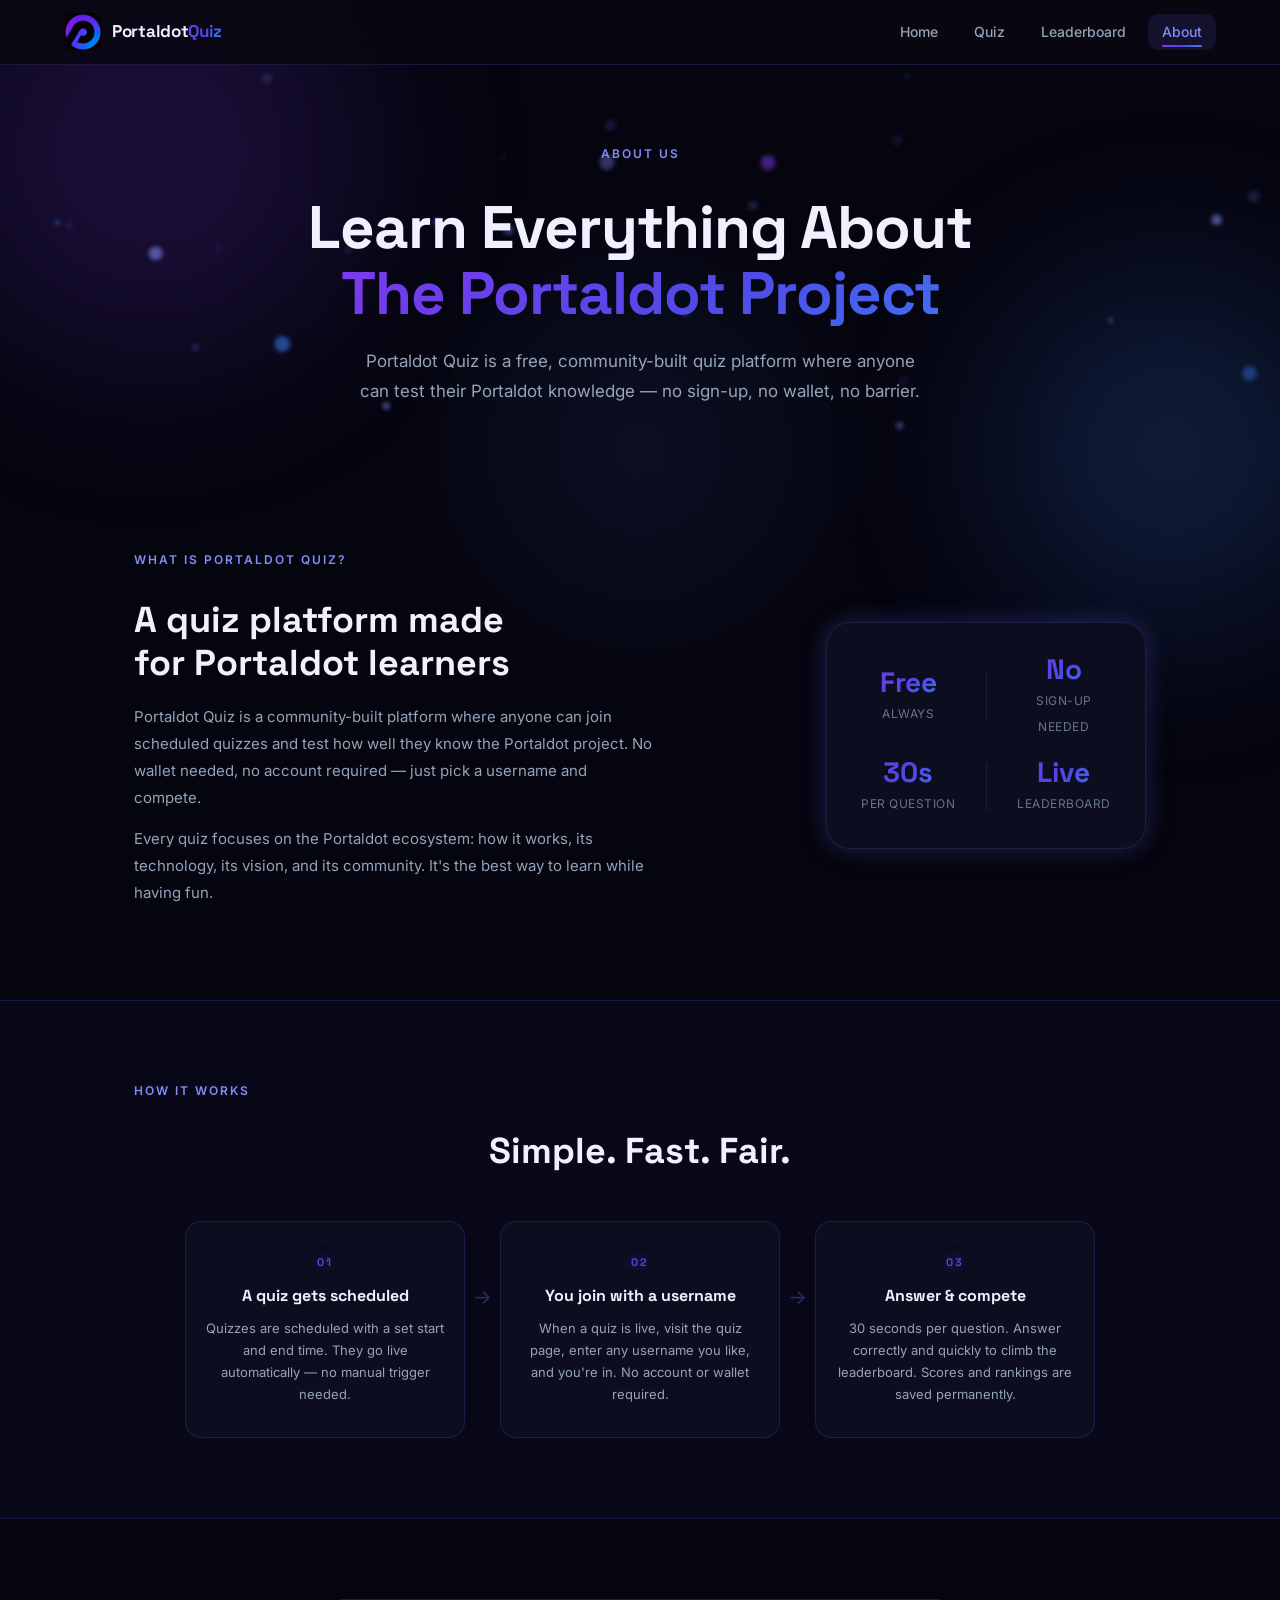
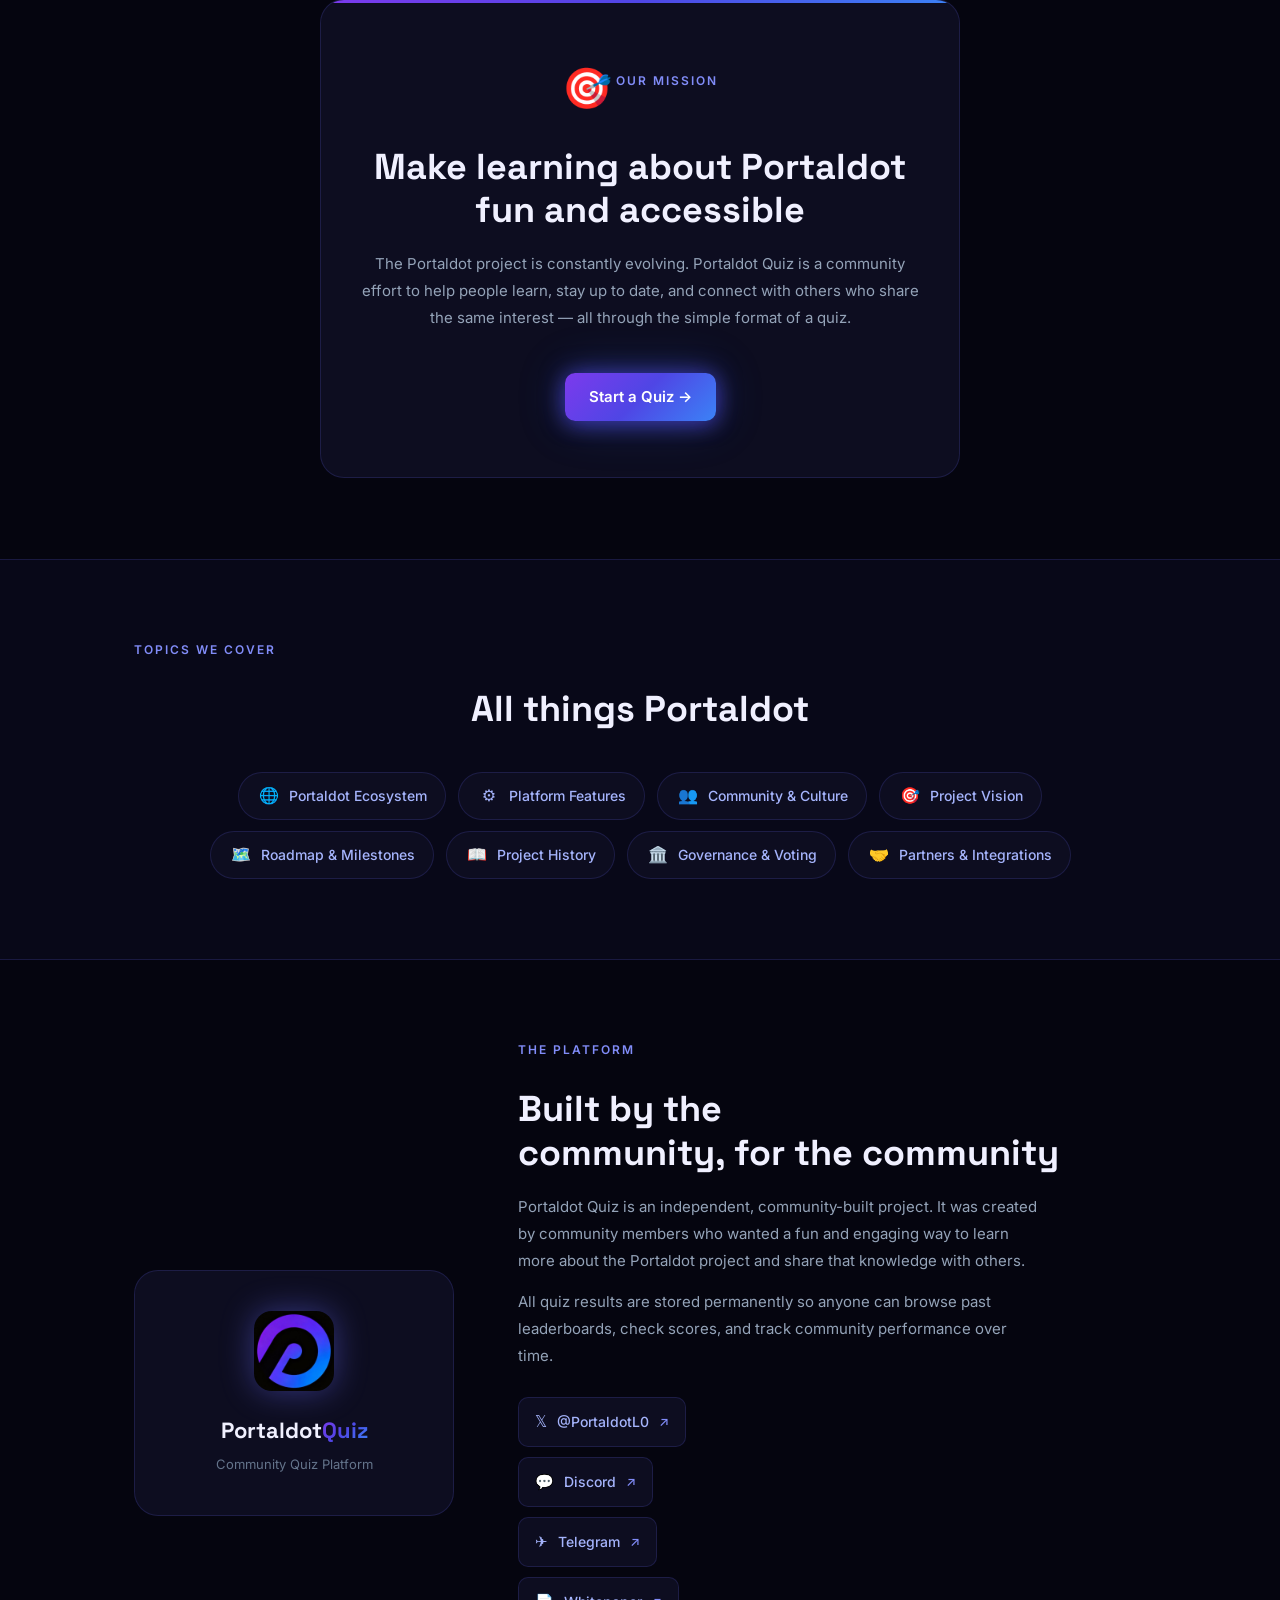
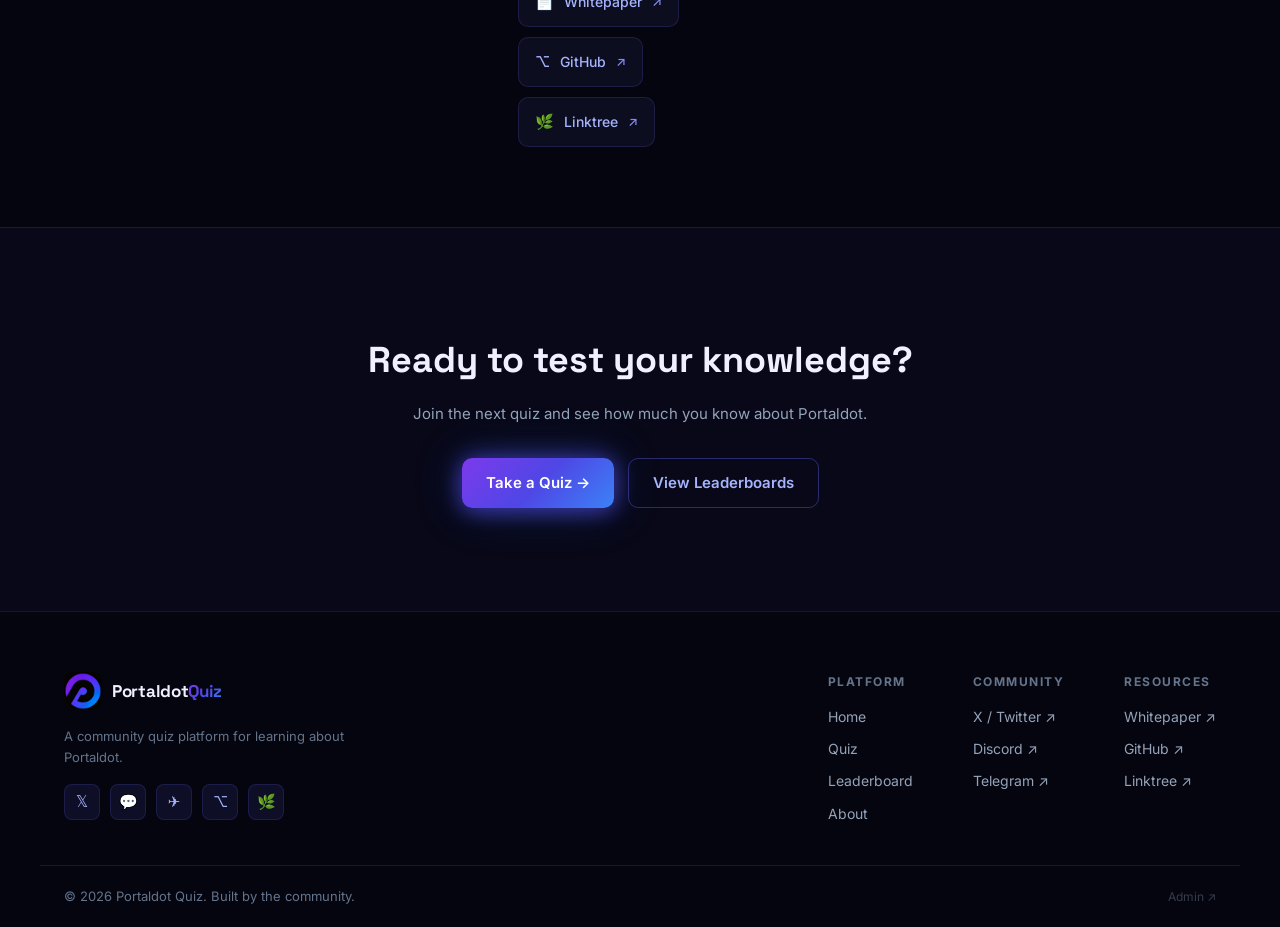
<file: about.html>
<!DOCTYPE html>
<html lang="en">
<head>
  <meta charset="UTF-8" />
  <meta name="viewport" content="width=device-width, initial-scale=1.0" />
  <title>About — Portaldot Quiz</title>
  <link rel="stylesheet" href="styles.css" />
  <link rel="preconnect" href="https://fonts.googleapis.com" />
  <link rel="preconnect" href="https://fonts.gstatic.com" crossorigin />
  <link href="https://fonts.googleapis.com/css2?family=Inter:wght@300;400;500;600;700;800;900&family=Space+Grotesk:wght@400;500;600;700&display=swap" rel="stylesheet" />
</head>
<body>

  <!-- NAV -->
  <nav class="navbar">
    <div class="nav-inner">
      <a href="index.html" class="nav-logo">
        <img src="logo.png" alt="Portaldot Quiz" class="logo-img" />
        <span class="logo-name">Portaldot<span class="logo-accent">Quiz</span></span>
      </a>
      <div class="nav-links">
        <a href="index.html" class="nav-link">Home</a>
        <a href="quiz.html" class="nav-link">Quiz</a>
        <a href="leaderboard.html" class="nav-link">Leaderboard</a>
        <a href="about.html" class="nav-link active">About</a>
      </div>
      <button class="hamburger" id="hamburger" aria-label="Toggle menu">
        <span></span><span></span><span></span>
      </button>
    </div>
    <div class="mobile-menu" id="mobileMenu">
      <a href="index.html" class="mobile-link">Home</a>
      <a href="quiz.html" class="mobile-link">Quiz</a>
      <a href="leaderboard.html" class="mobile-link">Leaderboard</a>
      <a href="about.html" class="mobile-link active">About</a>
    </div>
  </nav>

  <!-- PAGE -->
  <div class="about-page">

    <!-- Ambient orbs -->
    <div class="hero-bg-orbs">
      <div class="orb orb-1"></div>
      <div class="orb orb-2"></div>
    </div>

    <!-- ── HERO ── -->
    <section class="ab-hero">
      <div class="ab-hero-inner">
        <div class="section-label">About Us</div>
        <h1 class="ab-title">Learn Everything About<br /><span class="gradient-text">The Portaldot Project</span></h1>
        <p class="ab-subtitle">
          Portaldot Quiz is a free, community-built quiz platform where anyone can test their Portaldot knowledge — no sign-up, no wallet, no barrier.
        </p>
      </div>
    </section>

    <!-- ── WHAT IS IT ── -->
    <section class="ab-section">
      <div class="ab-inner">
        <div class="ab-two-col">
          <div class="ab-text-block">
            <div class="section-label">What is Portaldot Quiz?</div>
            <h2 class="ab-heading">A quiz platform made<br />for Portaldot learners</h2>
            <p class="ab-body">
              Portaldot Quiz is a community-built platform where anyone can join scheduled quizzes and test how well they know the Portaldot project. No wallet needed, no account required — just pick a username and compete.
            </p>
            <p class="ab-body">
              Every quiz focuses on the Portaldot ecosystem: how it works, its technology, its vision, and its community. It's the best way to learn while having fun.
            </p>
          </div>
          <div class="ab-visual-block">
            <div class="ab-stat-card">
              <div class="ab-stat-row">
                <div class="ab-stat">
                  <span class="ab-stat-num">Free</span>
                  <span class="ab-stat-lbl">Always</span>
                </div>
                <div class="ab-stat-divider"></div>
                <div class="ab-stat">
                  <span class="ab-stat-num">No</span>
                  <span class="ab-stat-lbl">Sign-up needed</span>
                </div>
              </div>
              <div class="ab-stat-row" style="margin-top:20px">
                <div class="ab-stat">
                  <span class="ab-stat-num">30s</span>
                  <span class="ab-stat-lbl">Per question</span>
                </div>
                <div class="ab-stat-divider"></div>
                <div class="ab-stat">
                  <span class="ab-stat-num">Live</span>
                  <span class="ab-stat-lbl">Leaderboard</span>
                </div>
              </div>
            </div>
          </div>
        </div>
      </div>
    </section>

    <!-- ── HOW IT WORKS ── -->
    <section class="ab-section ab-section-alt">
      <div class="ab-inner">
        <div class="section-label" style="text-align:center">How It Works</div>
        <h2 class="ab-heading" style="text-align:center;margin-bottom:48px">Simple. Fast. Fair.</h2>
        <div class="ab-steps">
          <div class="ab-step">
            <div class="ab-step-num">01</div>
            <h3>A quiz gets scheduled</h3>
            <p>Quizzes are scheduled with a set start and end time. They go live automatically — no manual trigger needed.</p>
          </div>
          <div class="ab-step-arrow">→</div>
          <div class="ab-step">
            <div class="ab-step-num">02</div>
            <h3>You join with a username</h3>
            <p>When a quiz is live, visit the quiz page, enter any username you like, and you're in. No account or wallet required.</p>
          </div>
          <div class="ab-step-arrow">→</div>
          <div class="ab-step">
            <div class="ab-step-num">03</div>
            <h3>Answer &amp; compete</h3>
            <p>30 seconds per question. Answer correctly and quickly to climb the leaderboard. Scores and rankings are saved permanently.</p>
          </div>
        </div>
      </div>
    </section>

    <!-- ── MISSION ── -->
    <section class="ab-section">
      <div class="ab-inner">
        <div class="ab-mission-card">
          <div class="ab-mission-icon">🎯</div>
          <div class="section-label">Our Mission</div>
          <h2 class="ab-heading">Make learning about Portaldot<br />fun and accessible</h2>
          <p class="ab-body ab-body-center">
            The Portaldot project is constantly evolving. Portaldot Quiz is a community effort to help people learn, stay up to date, and connect with others who share the same interest — all through the simple format of a quiz.
          </p>
          <a href="quiz.html" class="btn btn-primary btn-glow" style="margin-top:28px">Start a Quiz →</a>
        </div>
      </div>
    </section>

    <!-- ── WHAT WE COVER ── -->
    <section class="ab-section ab-section-alt">
      <div class="ab-inner">
        <div class="section-label" style="text-align:center">Topics We Cover</div>
        <h2 class="ab-heading" style="text-align:center;margin-bottom:40px">All things Portaldot</h2>
        <div class="ab-topics">
          <div class="ab-topic">
            <span class="ab-topic-icon">🌐</span>
            <span>Portaldot Ecosystem</span>
          </div>
          <div class="ab-topic">
            <span class="ab-topic-icon">⚙️</span>
            <span>Platform Features</span>
          </div>
          <div class="ab-topic">
            <span class="ab-topic-icon">👥</span>
            <span>Community &amp; Culture</span>
          </div>
          <div class="ab-topic">
            <span class="ab-topic-icon">🎯</span>
            <span>Project Vision</span>
          </div>
          <div class="ab-topic">
            <span class="ab-topic-icon">🗺️</span>
            <span>Roadmap &amp; Milestones</span>
          </div>
          <div class="ab-topic">
            <span class="ab-topic-icon">📖</span>
            <span>Project History</span>
          </div>
          <div class="ab-topic">
            <span class="ab-topic-icon">🏛️</span>
            <span>Governance &amp; Voting</span>
          </div>
          <div class="ab-topic">
            <span class="ab-topic-icon">🤝</span>
            <span>Partners &amp; Integrations</span>
          </div>
        </div>
      </div>
    </section>

    <!-- ── PLATFORM ── -->
    <section class="ab-section">
      <div class="ab-inner">
        <div class="ab-two-col ab-two-col-flip">
          <div class="ab-text-block">
            <div class="section-label">The Platform</div>
            <h2 class="ab-heading">Built by the<br />community, for the community</h2>
            <p class="ab-body">
              Portaldot Quiz is an independent, community-built project. It was created by community members who wanted a fun and engaging way to learn more about the Portaldot project and share that knowledge with others.
            </p>
            <p class="ab-body">
              All quiz results are stored permanently so anyone can browse past leaderboards, check scores, and track community performance over time.
            </p>
            <div class="ab-links">
              <a href="https://x.com/PortaldotL0" target="_blank" rel="noopener" class="ab-link">
                <span class="ab-link-icon">𝕏</span>
                <span>@PortaldotL0</span>
                <span class="ab-link-arr">↗</span>
              </a>
              <a href="https://mee6.xyz/i/J4zcxdKRC8" target="_blank" rel="noopener" class="ab-link">
                <span class="ab-link-icon">💬</span>
                <span>Discord</span>
                <span class="ab-link-arr">↗</span>
              </a>
              <a href="https://t.me/portaldot1" target="_blank" rel="noopener" class="ab-link">
                <span class="ab-link-icon">✈</span>
                <span>Telegram</span>
                <span class="ab-link-arr">↗</span>
              </a>
              <a href="https://portaldot-network.gitbook.io/portaldot-network-docs" target="_blank" rel="noopener" class="ab-link">
                <span class="ab-link-icon">📄</span>
                <span>Whitepaper</span>
                <span class="ab-link-arr">↗</span>
              </a>
              <a href="https://github.com/portaldotVolunteer" target="_blank" rel="noopener" class="ab-link">
                <span class="ab-link-icon">⌥</span>
                <span>GitHub</span>
                <span class="ab-link-arr">↗</span>
              </a>
              <a href="https://linktr.ee/Portaldot" target="_blank" rel="noopener" class="ab-link">
                <span class="ab-link-icon">🌿</span>
                <span>Linktree</span>
                <span class="ab-link-arr">↗</span>
              </a>
            </div>
          </div>
          <div class="ab-visual-block">
            <div class="ab-logo-card">
              <img src="logo.png" alt="Portaldot Quiz" class="ab-logo-big" />
              <div class="ab-logo-name">Portaldot<span class="logo-accent">Quiz</span></div>
              <p class="ab-logo-sub">Community Quiz Platform</p>
            </div>
          </div>
        </div>
      </div>
    </section>

    <!-- ── CTA ── -->
    <section class="ab-cta-section">
      <div class="ab-inner">
        <div class="ab-cta-card">
          <h2 class="ab-cta-title">Ready to test your knowledge?</h2>
          <p class="ab-cta-sub">Join the next quiz and see how much you know about Portaldot.</p>
          <div class="ab-cta-actions">
            <a href="quiz.html" class="btn btn-primary btn-glow">Take a Quiz →</a>
            <a href="leaderboard.html" class="btn btn-ghost">View Leaderboards</a>
          </div>
        </div>
      </div>
    </section>

  </div><!-- /about-page -->

  <!-- FOOTER -->
  <footer class="footer">
    <div class="footer-inner">
      <div class="footer-brand">
        <a href="index.html" class="nav-logo" style="margin-bottom:12px">
          <img src="logo.png" alt="Portaldot Quiz" class="logo-img" />
          <span class="logo-name">Portaldot<span class="logo-accent">Quiz</span></span>
        </a>
        <p>A community quiz platform for learning about Portaldot.</p>
        <div class="footer-socials">
          <a href="https://x.com/PortaldotL0" target="_blank" rel="noopener" class="social-link" title="Follow on X">𝕏</a>
          <a href="https://mee6.xyz/i/J4zcxdKRC8" target="_blank" rel="noopener" class="social-link" title="Discord">💬</a>
          <a href="https://t.me/portaldot1" target="_blank" rel="noopener" class="social-link" title="Telegram">✈</a>
          <a href="https://github.com/portaldotVolunteer" target="_blank" rel="noopener" class="social-link" title="GitHub">⌥</a>
          <a href="https://linktr.ee/Portaldot" target="_blank" rel="noopener" class="social-link" title="Linktree">🌿</a>
        </div>
      </div>
      <div class="footer-links">
        <div class="fl-group">
          <h4>Platform</h4>
          <a href="index.html">Home</a>
          <a href="quiz.html">Quiz</a>
          <a href="leaderboard.html">Leaderboard</a>
          <a href="about.html">About</a>
        </div>
        <div class="fl-group">
          <h4>Community</h4>
          <a href="https://x.com/PortaldotL0" target="_blank" rel="noopener">X / Twitter ↗</a>
          <a href="https://mee6.xyz/i/J4zcxdKRC8" target="_blank" rel="noopener">Discord ↗</a>
          <a href="https://t.me/portaldot1" target="_blank" rel="noopener">Telegram ↗</a>
        </div>
        <div class="fl-group">
          <h4>Resources</h4>
          <a href="https://portaldot-network.gitbook.io/portaldot-network-docs" target="_blank" rel="noopener">Whitepaper ↗</a>
          <a href="https://github.com/portaldotVolunteer" target="_blank" rel="noopener">GitHub ↗</a>
          <a href="https://linktr.ee/Portaldot" target="_blank" rel="noopener">Linktree ↗</a>
        </div>
      </div>
    </div>
    <div class="footer-bottom">
      <span>© 2026 Portaldot Quiz. Built by the community.</span>
      <a href="admin-login.html" class="footer-admin-link">Admin ↗</a>
    </div>
  </footer>

  <script src="main.js"></script>
</body>
</html>
</file>
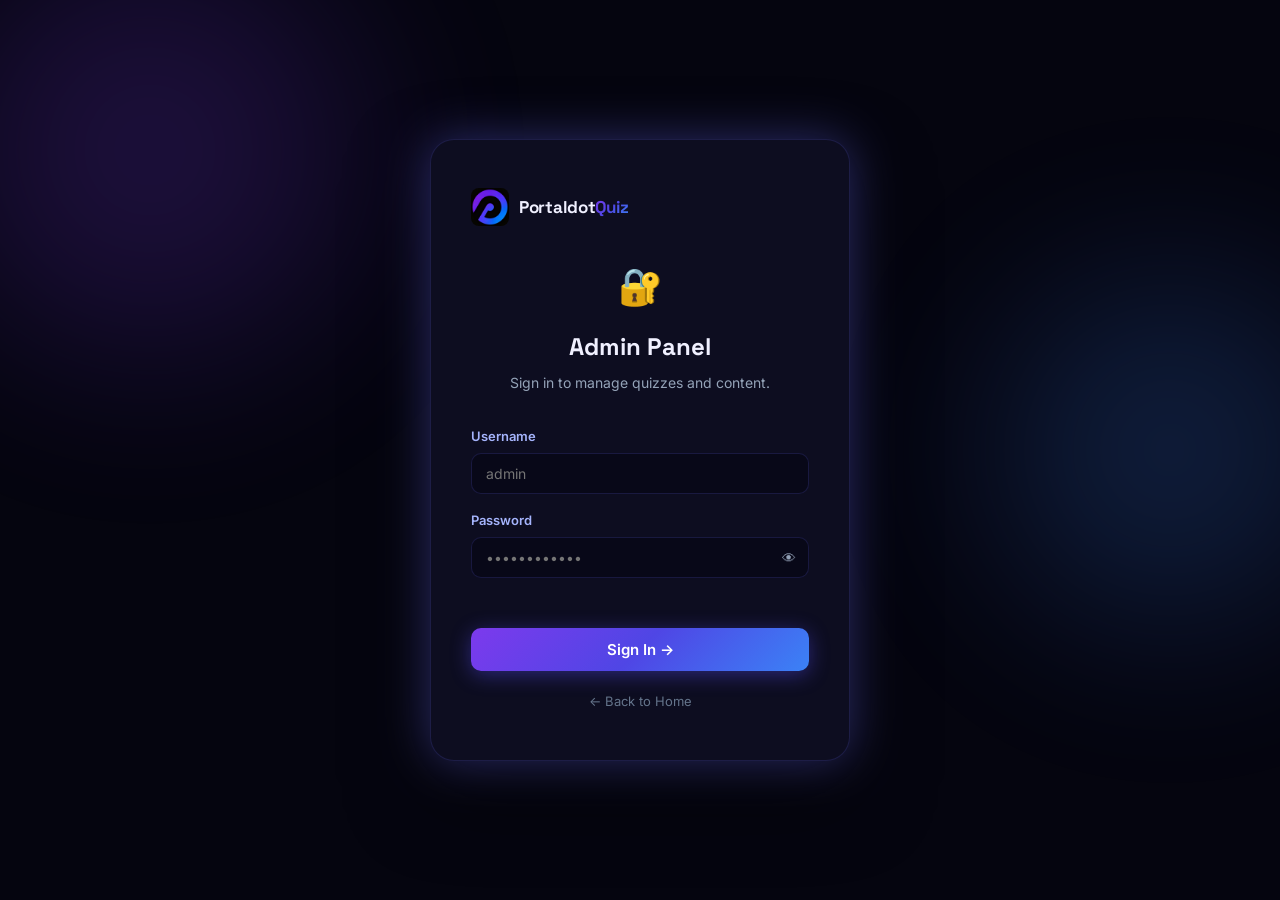
<file: admin-login.html>
<!DOCTYPE html>
<html lang="en">
<head>
  <meta charset="UTF-8" />
  <meta name="viewport" content="width=device-width, initial-scale=1.0" />
  <title>Admin Login — Portaldot Quiz</title>
  <link rel="stylesheet" href="styles.css" />
  <link rel="stylesheet" href="admin.css" />
  <link rel="preconnect" href="https://fonts.googleapis.com" />
  <link rel="preconnect" href="https://fonts.gstatic.com" crossorigin />
  <link href="https://fonts.googleapis.com/css2?family=Inter:wght@300;400;500;600;700;800;900&family=Space+Grotesk:wght@400;500;600;700&display=swap" rel="stylesheet" />
</head>
<body class="login-body">

  <div class="login-bg">
    <div class="orb orb-1"></div>
    <div class="orb orb-2"></div>
  </div>

  <div class="login-wrap">
    <div class="login-card">

      <div class="login-brand">
        <a href="index.html" class="nav-logo">
          <img src="logo.png" alt="Portaldot Quiz" class="logo-img" />
          <span class="logo-name">Portaldot<span class="logo-accent">Quiz</span></span>
        </a>
      </div>

      <div class="login-header">
        <div class="login-icon">🔐</div>
        <h1>Admin Panel</h1>
        <p>Sign in to manage quizzes and content.</p>
      </div>

      <form class="login-form" id="loginForm" autocomplete="off">
        <div class="form-group">
          <label for="loginUser">Username</label>
          <input type="text" id="loginUser" placeholder="admin" autocomplete="username" />
        </div>
        <div class="form-group">
          <label for="loginPass">Password</label>
          <div class="password-wrap">
            <input type="password" id="loginPass" placeholder="••••••••••••" autocomplete="current-password" />
            <button type="button" class="pass-toggle" id="passToggle" aria-label="Show password">👁</button>
          </div>
        </div>
        <span class="form-error" id="loginError"></span>
        <button type="submit" class="btn btn-primary btn-full" id="loginBtn">Sign In →</button>
      </form>

      <a href="index.html" class="login-back">← Back to Home</a>
    </div>
  </div>

  <script>
    const ADMIN_USER = 'admin';
    const ADMIN_PASS = 'portaldot@2026';

    // Already logged in? Go to dashboard
    if (sessionStorage.getItem('pdq_admin_auth')) {
      window.location.replace('admin-dashboard.html');
    }

    const form       = document.getElementById('loginForm');
    const loginError = document.getElementById('loginError');
    const passToggle = document.getElementById('passToggle');
    const passInput  = document.getElementById('loginPass');

    form.addEventListener('submit', function (e) {
      e.preventDefault();
      const user = document.getElementById('loginUser').value.trim();
      const pass = passInput.value;

      if (user === ADMIN_USER && pass === ADMIN_PASS) {
        sessionStorage.setItem('pdq_admin_auth', '1');
        sessionStorage.setItem('pdq_admin_user', user);
        window.location.replace('admin-dashboard.html');
      } else {
        loginError.textContent = 'Invalid username or password.';
        setTimeout(() => loginError.textContent = '', 3500);
        passInput.value = '';
        passInput.focus();
      }
    });

    passToggle.addEventListener('click', function () {
      const isPass = passInput.type === 'password';
      passInput.type = isPass ? 'text' : 'password';
      passToggle.textContent = isPass ? '🙈' : '👁';
    });
  </script>
</body>
</html>
</file>
<file: styles.css>
/* ============================================================
   PORTALDOT QUIZ — STYLES
   Purple → Blue Gradient Theme (matches logo)
   ============================================================ */

/* ---------- RESET & BASE ---------- */
*, *::before, *::after { box-sizing: border-box; margin: 0; padding: 0; }

:root {
  --bg:          #05050f;
  --bg-2:        #080818;
  --bg-card:     #0d0d20;
  --bg-card-2:   #121230;
  --border:      rgba(99, 102, 241, 0.18);
  --border-2:    rgba(99, 102, 241, 0.38);

  --purple-1:    #7c3aed;
  --purple-2:    #6366f1;
  --purple-3:    #818cf8;
  --neon:        #818cf8;
  --neon-2:      #60a5fa;
  --cyan:        #38bdf8;

  --text:        #f0f0ff;
  --text-2:      #a5b4fc;
  --text-3:      #94a3b8;
  --text-muted:  #64748b;

  /* Logo-matched gradient: deep purple → indigo → bright blue */
  --grad:        linear-gradient(135deg, #7c3aed 0%, #4f46e5 50%, #3b82f6 100%);
  --grad-hover:  linear-gradient(135deg, #6d28d9 0%, #4338ca 50%, #2563eb 100%);
  --grad-subtle: linear-gradient(135deg, rgba(124,58,237,0.12), rgba(59,130,246,0.12));
  --glow:        0 0 48px rgba(99,102,241,0.4);
  --glow-sm:     0 0 24px rgba(99,102,241,0.28);
  --glow-blue:   0 0 32px rgba(59,130,246,0.35);

  --radius:      16px;
  --radius-sm:   10px;
  --radius-lg:   24px;

  --font:        'Inter', system-ui, sans-serif;
  --font-alt:    'Space Grotesk', system-ui, sans-serif;

  --transition:  all 0.24s cubic-bezier(0.4, 0, 0.2, 1);
}

html { scroll-behavior: smooth; }

body {
  background: var(--bg);
  color: var(--text);
  font-family: var(--font);
  line-height: 1.6;
  min-height: 100vh;
  -webkit-font-smoothing: antialiased;
}

a { text-decoration: none; color: inherit; }
img { max-width: 100%; }
button { cursor: pointer; border: none; font-family: var(--font); }

/* ---------- SCROLLBAR ---------- */
::-webkit-scrollbar { width: 6px; }
::-webkit-scrollbar-track { background: var(--bg); }
::-webkit-scrollbar-thumb { background: var(--purple-1); border-radius: 99px; }

/* ---------- UTILITY ---------- */
.hidden { display: none !important; }

/* ---------- BUTTONS ---------- */
.btn {
  display: inline-flex;
  align-items: center;
  justify-content: center;
  gap: 8px;
  padding: 12px 24px;
  border-radius: var(--radius-sm);
  font-weight: 600;
  font-size: 15px;
  transition: var(--transition);
  white-space: nowrap;
  position: relative;
  overflow: hidden;
}

/* Shimmer sweep on hover */
.btn::after {
  content: '';
  position: absolute;
  top: 0; left: -100%;
  width: 60%;
  height: 100%;
  background: linear-gradient(90deg, transparent, rgba(255,255,255,0.18), transparent);
  transform: skewX(-20deg);
  transition: left 0.5s ease;
  pointer-events: none;
}
.btn:hover::after { left: 160%; }

.btn-primary {
  background: var(--grad);
  color: #fff;
  box-shadow: 0 4px 20px rgba(79,70,229,0.45);
}
.btn-primary:hover {
  transform: translateY(-3px) scale(1.02);
  box-shadow: 0 10px 36px rgba(59,130,246,0.5), 0 4px 16px rgba(79,70,229,0.4);
  background: var(--grad-hover);
}
.btn-primary:active { transform: translateY(0) scale(0.98); box-shadow: none; }

.btn-ghost {
  background: transparent;
  color: var(--text-2);
  border: 1px solid var(--border-2);
}
.btn-ghost:hover {
  background: rgba(99,102,241,0.1);
  color: var(--text);
  border-color: var(--purple-2);
  transform: translateY(-2px);
  box-shadow: 0 4px 16px rgba(99,102,241,0.2);
}
.btn-ghost:active { transform: translateY(0); }

.btn-sm { padding: 8px 18px; font-size: 13px; }
.btn-full { width: 100%; }

/* ============================================================
   NAVBAR
   ============================================================ */
.navbar {
  position: fixed;
  top: 0; left: 0; right: 0;
  z-index: 100;
  background: rgba(10, 8, 18, 0.85);
  backdrop-filter: blur(16px);
  -webkit-backdrop-filter: blur(16px);
  border-bottom: 1px solid var(--border);
}

.nav-inner {
  max-width: 1200px;
  margin: 0 auto;
  padding: 0 24px;
  height: 64px;
  display: flex;
  align-items: center;
  justify-content: space-between;
}

.nav-logo {
  display: flex;
  align-items: center;
  transition: var(--transition);
  border-radius: var(--radius-sm);
  padding: 4px 8px;
  margin: -4px -8px;
}
.nav-logo:hover {
  opacity: 1;
  transform: scale(1.04);
  background: rgba(99,102,241,0.08);
}
.nav-logo:hover .logo-img {
  filter: drop-shadow(0 0 10px rgba(99,102,241,0.6)) drop-shadow(0 0 20px rgba(59,130,246,0.4));
  animation: glitchShift 0.5s steps(1) 1;
}
.nav-logo:hover .logo-name {
  background: var(--grad);
  -webkit-background-clip: text;
  -webkit-text-fill-color: transparent;
  background-clip: text;
}

.logo-img {
  height: 38px;
  width: auto;
  object-fit: contain;
  border-radius: 8px;
  display: block;
}

/* Fallback — keep old dot/accent in case logo.png fails to load */
.logo-dot {
  width: 10px;
  height: 10px;
  border-radius: 50%;
  background: var(--grad);
  box-shadow: var(--glow-sm);
  flex-shrink: 0;
}

.nav-links {
  display: flex;
  align-items: center;
  gap: 8px;
}

.nav-link {
  padding: 7px 14px;
  border-radius: var(--radius-sm);
  font-size: 14px;
  font-weight: 500;
  color: var(--text-3);
  transition: var(--transition);
  position: relative;
}
.nav-link::after {
  content: '';
  position: absolute;
  bottom: 3px; left: 14px; right: 14px;
  height: 2px;
  background: var(--grad);
  border-radius: 99px;
  transform: scaleX(0);
  transform-origin: left;
  transition: transform 0.25s ease;
}
.nav-link:hover {
  color: var(--text);
  background: rgba(99,102,241,0.08);
}
.nav-link:hover::after { transform: scaleX(1); }
.nav-link.active {
  color: var(--purple-3);
  background: rgba(99,102,241,0.12);
}
.nav-link.active::after { transform: scaleX(1); }

/* Hamburger */
.hamburger {
  display: none;
  flex-direction: column;
  gap: 5px;
  background: transparent;
  padding: 8px;
  border-radius: 8px;
  transition: var(--transition);
}
.hamburger:hover { background: rgba(99,102,241,0.1); }
.hamburger span {
  display: block;
  width: 22px;
  height: 2px;
  background: var(--text-2);
  border-radius: 99px;
  transition: var(--transition);
}
.hamburger.open span:nth-child(1) { transform: translateY(7px) rotate(45deg); }
.hamburger.open span:nth-child(2) { opacity: 0; }
.hamburger.open span:nth-child(3) { transform: translateY(-7px) rotate(-45deg); }

/* Mobile Menu */
.mobile-menu {
  display: none;
  flex-direction: column;
  border-top: 1px solid var(--border);
  padding: 12px 24px 16px;
  gap: 4px;
}
.mobile-menu.open { display: flex; }

.mobile-link {
  padding: 10px 14px;
  border-radius: var(--radius-sm);
  font-size: 15px;
  font-weight: 500;
  color: var(--text-3);
  transition: var(--transition);
}
.mobile-link:hover, .mobile-link.active {
  color: var(--purple-3);
  background: rgba(99,102,241,0.1);
}

/* ============================================================
   HERO SECTION
   ============================================================ */
.hero {
  position: relative;
  min-height: 100vh;
  display: flex;
  align-items: center;
  padding: 120px 24px 80px;
  overflow: hidden;
  max-width: 1200px;
  margin: 0 auto;
  gap: 60px;
}

.hero-bg-orbs {
  position: fixed;
  inset: 0;
  pointer-events: none;
  z-index: 0;
}

.orb {
  position: absolute;
  border-radius: 50%;
  filter: blur(80px);
  opacity: 0.25;
}
.orb-1 {
  width: 500px; height: 500px;
  background: radial-gradient(circle, #7c3aed, transparent);
  top: -100px; left: -100px;
}
.orb-2 {
  width: 420px; height: 420px;
  background: radial-gradient(circle, #3b82f6, transparent);
  top: 50%; right: -100px;
  transform: translateY(-50%);
}
.orb-3 {
  width: 300px; height: 300px;
  background: radial-gradient(circle, #4f46e5, transparent);
  bottom: -50px; left: 40%;
}

.hero-content {
  position: relative;
  z-index: 1;
  flex: 1;
  min-width: 0;
}

.hero-badge {
  display: inline-flex;
  align-items: center;
  gap: 8px;
  padding: 6px 14px;
  background: rgba(79,70,229,0.12);
  border: 1px solid rgba(99,102,241,0.35);
  border-radius: 99px;
  font-size: 13px;
  font-weight: 500;
  color: var(--purple-3);
  margin-bottom: 24px;
  transition: var(--transition);
  cursor: default;
}
.hero-badge:hover {
  background: rgba(79,70,229,0.2);
  border-color: rgba(59,130,246,0.5);
  box-shadow: 0 0 14px rgba(99,102,241,0.3);
}

.badge-dot {
  width: 7px; height: 7px;
  border-radius: 50%;
  background: var(--neon);
  box-shadow: 0 0 8px var(--neon);
  animation: pulse 2s ease-in-out infinite;
}

@keyframes pulse {
  0%, 100% { opacity: 1; transform: scale(1); }
  50% { opacity: 0.6; transform: scale(0.85); }
}

.hero-title {
  font-family: var(--font-alt);
  font-size: clamp(42px, 6vw, 72px);
  font-weight: 800;
  line-height: 1.1;
  letter-spacing: -1px;
  margin-bottom: 20px;
}

.hero-desc {
  font-size: 17px;
  color: var(--text-3);
  line-height: 1.7;
  max-width: 520px;
  margin-bottom: 36px;
}

.hero-actions {
  display: flex;
  gap: 12px;
  flex-wrap: wrap;
  margin-bottom: 48px;
}

.hero-stats {
  display: flex;
  align-items: center;
  gap: 24px;
}

.stat { text-align: center; }
.stat-number {
  display: block;
  font-family: var(--font-alt);
  font-size: 24px;
  font-weight: 700;
  color: var(--text);
}
.stat-label {
  font-size: 12px;
  color: var(--text-muted);
  text-transform: uppercase;
  letter-spacing: 0.5px;
}

.stat-divider {
  width: 1px;
  height: 40px;
  background: var(--border);
}

/* Hero Visual */
.hero-visual {
  position: relative;
  z-index: 1;
  flex-shrink: 0;
  width: 380px;
}

.visual-card {
  background: var(--bg-card);
  border: 1px solid var(--border);
  border-radius: var(--radius-lg);
  padding: 24px;
  box-shadow: var(--glow), 0 24px 64px rgba(0,0,0,0.5);
  transition: var(--transition);
}
.visual-card:hover {
  border-color: rgba(59,130,246,0.4);
  box-shadow: 0 0 40px rgba(99,102,241,0.35), 0 0 80px rgba(59,130,246,0.2), 0 32px 80px rgba(0,0,0,0.6);
  transform: translateY(-4px) rotate(-0.5deg);
}

.vc-header {
  display: flex;
  align-items: center;
  gap: 6px;
  margin-bottom: 20px;
}

.vc-dot {
  width: 10px; height: 10px;
  border-radius: 50%;
}
.vc-dot.red   { background: #ef4444; }
.vc-dot.yellow{ background: #f59e0b; }
.vc-dot.green { background: #22c55e; }

.vc-title {
  margin-left: auto;
  font-size: 12px;
  color: var(--text-muted);
}

.vc-question {
  font-size: 15px;
  font-weight: 600;
  color: var(--text);
  margin-bottom: 16px;
  line-height: 1.5;
}

.vc-options {
  display: flex;
  flex-direction: column;
  gap: 8px;
  margin-bottom: 20px;
}

.vc-option {
  padding: 10px 14px;
  border-radius: var(--radius-sm);
  font-size: 13px;
  color: var(--text-3);
  border: 1px solid var(--border);
  background: var(--bg-2);
  transition: var(--transition);
}

.vc-option:hover {
  border-color: rgba(99,102,241,0.4);
  background: rgba(99,102,241,0.08);
  color: var(--text-2);
  cursor: pointer;
  transform: translateX(3px);
}
.vc-option.selected {
  border-color: var(--purple-2);
  background: rgba(79,70,229,0.15);
  color: var(--purple-3);
  box-shadow: 0 0 12px rgba(99,102,241,0.2);
}

.vc-footer {
  display: flex;
  align-items: center;
  justify-content: space-between;
}

.vc-timer {
  font-size: 13px;
  color: var(--neon);
  font-weight: 600;
}

.vc-submit {
  background: var(--grad);
  color: #fff;
  padding: 8px 20px;
  border-radius: var(--radius-sm);
  font-size: 13px;
  font-weight: 600;
  transition: var(--transition);
}
.vc-submit:hover { filter: brightness(1.15); transform: translateY(-1px); }

/* ============================================================
   SECTIONS COMMON
   ============================================================ */
.section-inner {
  max-width: 1200px;
  margin: 0 auto;
  padding: 100px 24px;
}

.section-label {
  font-size: 12px;
  font-weight: 600;
  letter-spacing: 2px;
  text-transform: uppercase;
  color: var(--neon);
  margin-bottom: 12px;
  position: relative;
  overflow: hidden;
  display: inline-block;
}

.section-title {
  font-family: var(--font-alt);
  font-size: clamp(28px, 4vw, 44px);
  font-weight: 700;
  line-height: 1.2;
  margin-bottom: 16px;
}

.section-desc {
  font-size: 16px;
  color: var(--text-3);
  max-width: 560px;
  margin-bottom: 56px;
  line-height: 1.7;
}

/* ============================================================
   FEATURES
   ============================================================ */
.features {
  background: var(--bg-2);
  border-top: 1px solid var(--border);
  border-bottom: 1px solid var(--border);
}

.features-grid {
  display: grid;
  grid-template-columns: repeat(auto-fit, minmax(240px, 1fr));
  gap: 20px;
  margin-top: 48px;
}

.feature-card {
  background: var(--bg-card);
  border: 1px solid var(--border);
  border-radius: var(--radius);
  padding: 28px 24px;
  transition: var(--transition);
  position: relative;
  overflow: hidden;
}
.feature-card::before {
  content: '';
  position: absolute;
  inset: 0;
  background: var(--grad-subtle);
  opacity: 0;
  transition: opacity 0.3s ease;
  border-radius: inherit;
}
.feature-card:hover {
  border-color: rgba(59,130,246,0.4);
  transform: translateY(-6px);
  box-shadow: 0 0 32px rgba(99,102,241,0.25), 0 16px 40px rgba(0,0,0,0.4);
}
.feature-card:hover::before { opacity: 1; }

.feature-icon {
  font-size: 28px;
  margin-bottom: 14px;
}

.feature-card h3 {
  font-family: var(--font-alt);
  font-size: 17px;
  font-weight: 600;
  margin-bottom: 8px;
  color: var(--text);
}

.feature-card p {
  font-size: 14px;
  color: var(--text-3);
  line-height: 1.65;
}

/* ============================================================
   SCHEDULE
   ============================================================ */

/* Section-level background radial */
.schedule { position: relative; overflow: hidden; }
.schedule::before {
  content: '';
  position: absolute;
  top: 0; left: 50%;
  transform: translateX(-50%);
  width: 1100px; height: 650px;
  background: radial-gradient(ellipse 60% 55% at 50% 0%,
    rgba(79,70,229,0.1) 0%, transparent 100%);
  pointer-events: none;
}
.schedule .section-inner { position: relative; z-index: 1; }

.schedule-grid {
  display: grid;
  grid-template-columns: repeat(auto-fill, minmax(310px, 1fr));
  gap: 22px;
  margin-top: 52px;
}

/* ── Base card ── */
.schedule-card {
  background: linear-gradient(150deg,
    rgba(15,13,36,0.97) 0%,
    rgba(9,9,23,0.98) 100%);
  border: 1px solid rgba(99,102,241,0.2);
  border-radius: 22px;
  padding: 28px 26px;
  display: flex;
  gap: 22px;
  position: relative;
  overflow: hidden;
  box-shadow:
    0 4px 24px rgba(0,0,0,0.4),
    inset 0 1px 0 rgba(255,255,255,0.04);
  will-change: transform;
  transition:
    transform 0.32s cubic-bezier(0.34,1.15,0.64,1),
    box-shadow 0.32s ease,
    border-color 0.28s ease;
}

/* Top gradient bar */
.schedule-card::before {
  content: '';
  position: absolute;
  top: 0; left: 0; right: 0;
  height: 2px;
  border-radius: 22px 22px 0 0;
  background: var(--grad);
  opacity: 0;
  transition: opacity 0.35s ease;
}

/* Ambient inner orb */
.schedule-card::after {
  content: '';
  position: absolute;
  top: -80px; right: -80px;
  width: 220px; height: 220px;
  border-radius: 50%;
  background: radial-gradient(circle,
    rgba(99,102,241,0.1) 0%, transparent 70%);
  pointer-events: none;
}

.schedule-card:hover {
  transform: translateY(-9px) scale(1.016);
  border-color: rgba(99,102,241,0.48);
  box-shadow:
    0 28px 72px rgba(0,0,0,0.58),
    0 0 56px rgba(79,70,229,0.26),
    inset 0 1px 0 rgba(255,255,255,0.07);
}
.schedule-card:hover::before { opacity: 1; }

/* ── Featured card — full-width, heavier presence ── */
.schedule-card.featured {
  grid-column: 1 / -1;
  padding: 36px 34px;
  gap: 30px;
  border-color: rgba(99,102,241,0.32);
  background: linear-gradient(135deg,
    rgba(20,12,50,0.99) 0%,
    rgba(12,11,33,0.99) 55%,
    rgba(8,14,32,0.99) 100%);
  box-shadow:
    0 8px 56px rgba(0,0,0,0.55),
    0 0 0 1px rgba(99,102,241,0.28),
    inset 0 1px 0 rgba(255,255,255,0.045);
}
.schedule-card.featured::before {
  height: 3px;
  opacity: 1;
}
.schedule-card.featured::after {
  width: 420px; height: 420px;
  top: -140px; right: -100px;
  background: radial-gradient(circle,
    rgba(79,70,229,0.18) 0%, transparent 70%);
}
.schedule-card.featured:hover {
  transform: translateY(-7px) scale(1.01);
  box-shadow:
    0 32px 88px rgba(0,0,0,0.65),
    0 0 80px rgba(79,70,229,0.32),
    inset 0 1px 0 rgba(255,255,255,0.07);
}

/* ── Live card — green glow ── */
.schedule-card.sc-live {
  border-color: rgba(52,211,153,0.28);
}
.schedule-card.sc-live::before {
  background: linear-gradient(90deg,
    #059669 0%, #34d399 40%, #6ee7b7 60%, #34d399 80%, #059669 100%);
  background-size: 200% 100%;
  animation: liveBarShimmer 3s linear infinite;
  opacity: 1;
}
.schedule-card.sc-live::after {
  background: radial-gradient(circle,
    rgba(52,211,153,0.13) 0%, transparent 70%);
}
.schedule-card.sc-live:hover {
  border-color: rgba(52,211,153,0.52);
  box-shadow:
    0 28px 72px rgba(0,0,0,0.58),
    0 0 64px rgba(52,211,153,0.24),
    inset 0 1px 0 rgba(255,255,255,0.07);
}
@keyframes liveBarShimmer {
  0%   { background-position: 0% 0%; }
  100% { background-position: 200% 0%; }
}

/* ── Ended card ── */
.schedule-card.sc-ended {
  opacity: 0.65;
  border-color: rgba(248,113,113,0.18);
}
.schedule-card.sc-ended::before {
  background: linear-gradient(90deg,
    rgba(239,68,68,0.55), rgba(252,165,165,0.3), rgba(239,68,68,0.55));
  opacity: 1;
}
.schedule-card.sc-ended:hover {
  opacity: 1;
  border-color: rgba(248,113,113,0.42);
  transform: translateY(-6px) scale(1.012);
  box-shadow:
    0 24px 60px rgba(0,0,0,0.55),
    0 0 40px rgba(239,68,68,0.15),
    inset 0 1px 0 rgba(255,255,255,0.05);
}

/* ── Status badges ── */
.sc-badge {
  position: absolute;
  top: 20px; right: 20px;
  font-size: 11px;
  font-weight: 700;
  padding: 5px 13px;
  border-radius: 99px;
  letter-spacing: 0.6px;
  display: flex;
  align-items: center;
  gap: 6px;
  white-space: nowrap;
}
.sc-badge-live {
  background: rgba(52,211,153,0.13);
  color: #34d399;
  border: 1px solid rgba(52,211,153,0.35);
  box-shadow: 0 0 20px rgba(52,211,153,0.22);
}
.sc-badge-upcoming {
  background: rgba(99,102,241,0.13);
  color: var(--purple-3);
  border: 1px solid rgba(99,102,241,0.3);
}
.sc-badge-ended {
  background: rgba(248,113,113,0.11);
  color: #fca5a5;
  border: 1px solid rgba(248,113,113,0.26);
}

/* ── Pulsing live dot ── */
.sc-live-dot {
  width: 7px; height: 7px;
  border-radius: 50%;
  background: #34d399;
  flex-shrink: 0;
  animation: liveDotPulse 1.8s ease-in-out infinite;
}
@keyframes liveDotPulse {
  0%   { box-shadow: 0 0 0 0 rgba(52,211,153,0.65); }
  70%  { box-shadow: 0 0 0 7px rgba(52,211,153,0); }
  100% { box-shadow: 0 0 0 0 rgba(52,211,153,0); }
}

/* ── Date block ── */
.sc-date {
  flex-shrink: 0;
  display: flex;
  flex-direction: column;
  align-items: center;
  justify-content: center;
  background: rgba(79,70,229,0.1);
  border: 1px solid rgba(99,102,241,0.22);
  border-radius: 16px;
  padding: 16px 18px;
  min-width: 64px;
  gap: 3px;
  transition: background 0.3s ease, border-color 0.3s ease;
}
.schedule-card:hover .sc-date {
  background: rgba(79,70,229,0.18);
  border-color: rgba(99,102,241,0.4);
}
.schedule-card.sc-live .sc-date {
  background: rgba(52,211,153,0.09);
  border-color: rgba(52,211,153,0.26);
}
.schedule-card.sc-live:hover .sc-date {
  background: rgba(52,211,153,0.16);
  border-color: rgba(52,211,153,0.42);
}
.schedule-card.sc-ended .sc-date {
  background: rgba(248,113,113,0.07);
  border-color: rgba(248,113,113,0.2);
}
.schedule-card.featured .sc-date {
  padding: 20px 22px;
  min-width: 72px;
  border-radius: 18px;
}

.sc-month {
  display: block;
  font-size: 10px;
  font-weight: 800;
  letter-spacing: 2px;
  color: var(--neon);
  text-transform: uppercase;
}
.schedule-card.sc-live .sc-month    { color: #34d399; }
.schedule-card.sc-ended .sc-month   { color: #fca5a5; }

.sc-day {
  display: block;
  font-family: var(--font-alt);
  font-size: 30px;
  font-weight: 800;
  color: var(--text);
  line-height: 1;
  margin-top: 2px;
}
.schedule-card.featured .sc-day { font-size: 36px; }

/* ── Info block ── */
.sc-info { flex: 1; min-width: 0; }

.sc-title {
  font-size: 16px;
  font-weight: 700;
  color: var(--text);
  margin-bottom: 7px;
  font-family: var(--font-alt);
  line-height: 1.3;
  padding-right: 90px;
}
.schedule-card.featured .sc-title {
  font-size: 21px;
  margin-bottom: 10px;
}

.sc-desc {
  font-size: 13px;
  color: var(--text-3);
  line-height: 1.65;
  margin-bottom: 14px;
  display: -webkit-box;
  -webkit-line-clamp: 2;
  -webkit-box-orient: vertical;
  overflow: hidden;
}
.schedule-card.featured .sc-desc {
  font-size: 14px;
  -webkit-line-clamp: 3;
}

.sc-meta {
  display: flex;
  flex-wrap: wrap;
  gap: 6px;
  margin-bottom: 14px;
}

.sc-tag {
  font-size: 11px;
  font-weight: 600;
  padding: 3px 10px;
  border-radius: 99px;
  background: rgba(99,102,241,0.1);
  border: 1px solid rgba(99,102,241,0.2);
  color: var(--purple-3);
  transition: background 0.2s, border-color 0.2s;
}
.sc-tag:hover {
  background: rgba(99,102,241,0.2);
  border-color: rgba(99,102,241,0.4);
}

.sc-soon {
  font-size: 12px;
  color: var(--text-muted);
  font-style: italic;
}

/* ── Countdown display ── */
.sc-countdown-wrap {
  display: inline-flex;
  align-items: center;
  gap: 10px;
  margin-top: 14px;
  padding: 10px 16px;
  background: rgba(79,70,229,0.09);
  border: 1px solid rgba(99,102,241,0.2);
  border-radius: 12px;
}
.sc-countdown-label {
  font-size: 11px;
  font-weight: 600;
  letter-spacing: 1px;
  text-transform: uppercase;
  color: var(--text-muted);
}
.sc-countdown-val {
  font-size: 20px;
  font-weight: 800;
  font-family: var(--font-alt);
  color: var(--neon);
  font-variant-numeric: tabular-nums;
  letter-spacing: 2px;
  text-shadow: 0 0 24px rgba(99,102,241,0.55);
}

/* ── Button group ── */
.sc-btn-group,
.qc-btn-group {
  display: flex;
  flex-wrap: wrap;
  gap: 10px;
  align-items: center;
  margin-top: 16px;
}

/* ── Expiry note ── */
.sc-expiry {
  font-size: 11px;
  color: var(--text-muted);
  margin-top: 8px;
  display: flex;
  align-items: center;
  gap: 5px;
}

/* ============================================================
   RESOURCES
   ============================================================ */
.resources {
  background: var(--bg-2);
  border-top: 1px solid var(--border);
}

.resources-grid {
  display: grid;
  grid-template-columns: repeat(auto-fit, minmax(260px, 1fr));
  gap: 16px;
  margin-top: 48px;
}

.resource-card {
  display: flex;
  align-items: center;
  gap: 16px;
  background: var(--bg-card);
  border: 1px solid var(--border);
  border-radius: var(--radius);
  padding: 20px;
  transition: var(--transition);
  cursor: pointer;
}

.resource-card:hover {
  border-color: rgba(59,130,246,0.4);
  transform: translateY(-4px);
  box-shadow: 0 0 28px rgba(99,102,241,0.22), 0 12px 28px rgba(0,0,0,0.35);
  background: linear-gradient(135deg, rgba(79,70,229,0.08), var(--bg-card));
}

.resource-card.highlight {
  border-color: var(--border-2);
  background: linear-gradient(135deg, rgba(124,58,237,0.1), var(--bg-card));
}

.rc-icon {
  font-size: 24px;
  flex-shrink: 0;
  width: 44px; height: 44px;
  display: flex; align-items: center; justify-content: center;
  background: rgba(99,102,241,0.1);
  border-radius: 10px;
}

.rc-info { flex: 1; min-width: 0; }
.rc-info h3 {
  font-size: 15px;
  font-weight: 600;
  color: var(--text);
  margin-bottom: 3px;
}
.rc-info p {
  font-size: 13px;
  color: var(--text-3);
  line-height: 1.5;
}

.rc-arrow {
  font-size: 18px;
  color: var(--purple-3);
  flex-shrink: 0;
  transition: var(--transition);
}
.resource-card:hover .rc-arrow { transform: translate(3px, -3px); }

/* ============================================================
   FOOTER
   ============================================================ */
.footer {
  border-top: 1px solid var(--border);
  background: var(--bg);
}

.footer-inner {
  max-width: 1200px;
  margin: 0 auto;
  padding: 60px 24px 40px;
  display: flex;
  gap: 60px;
  flex-wrap: wrap;
  justify-content: space-between;
}

.footer-brand {
  max-width: 280px;
}
.footer-brand p {
  margin-top: 12px;
  font-size: 13px;
  color: var(--text-muted);
  line-height: 1.6;
}

.footer-links {
  display: flex;
  gap: 60px;
}

.fl-group {
  display: flex;
  flex-direction: column;
  gap: 10px;
}

.fl-group h4 {
  font-size: 12px;
  font-weight: 700;
  letter-spacing: 1.5px;
  text-transform: uppercase;
  color: var(--text-muted);
  margin-bottom: 4px;
}

.fl-group a {
  font-size: 14px;
  color: var(--text-3);
  transition: var(--transition);
}
.fl-group a:hover { color: var(--purple-3); }

/* ============================================================
   QUIZ PAGE
   ============================================================ */
.quiz-page {
  min-height: 100vh;
  padding-top: 64px;
  position: relative;
  overflow: hidden;
}

.quiz-bg-orbs {
  position: fixed;
  inset: 0;
  pointer-events: none;
  z-index: 0;
}

.quiz-screen {
  position: relative;
  z-index: 1;
  min-height: calc(100vh - 64px);
  display: flex;
  align-items: center;
  justify-content: center;
  padding: 40px 24px;
}

/* --- Username Card --- */
.quiz-card {
  background: var(--bg-card);
  border: 1px solid var(--border);
  border-radius: var(--radius-lg);
  padding: 48px 40px;
  width: 100%;
  max-width: 480px;
  box-shadow: var(--glow), 0 32px 80px rgba(0,0,0,0.5);
}

.quiz-card-icon {
  font-size: 40px;
  margin-bottom: 20px;
  text-align: center;
}

.quiz-card h2 {
  font-family: var(--font-alt);
  font-size: 28px;
  font-weight: 800;
  text-align: center;
  line-height: 1.25;
  margin-bottom: 12px;
}

.quiz-card-desc {
  font-size: 14px;
  color: var(--text-3);
  text-align: center;
  line-height: 1.65;
  margin-bottom: 32px;
}

/* --- Forms --- */
.username-form {
  display: flex;
  flex-direction: column;
  gap: 8px;
  margin-bottom: 20px;
}

.username-form label {
  font-size: 13px;
  font-weight: 600;
  color: var(--text-2);
  letter-spacing: 0.3px;
}

.username-form input,
.username-form select {
  background: var(--bg-2);
  border: 1px solid var(--border);
  border-radius: var(--radius-sm);
  color: var(--text);
  font-family: var(--font);
  font-size: 15px;
  padding: 12px 16px;
  outline: none;
  transition: var(--transition);
  -webkit-appearance: none;
}

.username-form select {
  background-image: url("data:image/svg+xml,%3Csvg xmlns='http://www.w3.org/2000/svg' width='12' height='8' viewBox='0 0 12 8'%3E%3Cpath d='M1 1l5 5 5-5' stroke='%238b5cf6' stroke-width='1.5' fill='none' stroke-linecap='round'/%3E%3C/svg%3E");
  background-repeat: no-repeat;
  background-position: right 14px center;
  padding-right: 36px;
  cursor: pointer;
}

.username-form select option {
  background: var(--bg-card);
}

.username-form input:focus,
.username-form select:focus {
  border-color: var(--purple-2);
  box-shadow: 0 0 0 3px rgba(79,70,229,0.18);
}

.input-hint {
  font-size: 12px;
  color: var(--text-muted);
}

.input-error {
  font-size: 12px;
  color: #f87171;
  min-height: 16px;
}

/* --- Quiz Header Bar --- */
.quiz-header-bar {
  position: fixed;
  top: 64px; left: 0; right: 0;
  z-index: 50;
  background: rgba(10,8,18,0.9);
  backdrop-filter: blur(12px);
  border-bottom: 1px solid var(--border);
  padding: 10px 24px;
  display: flex;
  align-items: center;
  gap: 16px;
}

.qhb-left, .qhb-right {
  flex-shrink: 0;
  width: 120px;
}
.qhb-right { text-align: right; }

.qhb-center {
  flex: 1;
  display: flex;
  flex-direction: column;
  align-items: center;
  gap: 4px;
}

.qhb-user {
  font-size: 13px;
  font-weight: 600;
  color: var(--purple-3);
  background: rgba(99,102,241,0.1);
  border: 1px solid var(--border);
  padding: 3px 12px;
  border-radius: 99px;
}

.progress-bar-wrap {
  width: 100%;
  max-width: 320px;
  height: 5px;
  background: rgba(99,102,241,0.15);
  border-radius: 99px;
  overflow: hidden;
}

.progress-bar-fill {
  height: 100%;
  background: var(--grad);
  border-radius: 99px;
  transition: width 0.4s ease;
}

.progress-text {
  font-size: 12px;
  color: var(--text-muted);
}

/* ── Circular timer ring ── */
.timer-ring-wrap {
  position: relative;
  width: 48px;
  height: 48px;
  display: flex;
  align-items: center;
  justify-content: center;
  flex-shrink: 0;
}

.timer-ring {
  position: absolute;
  top: 0; left: 0;
  width: 100%; height: 100%;
  transform: rotate(-90deg);
}

.timer-ring-bg {
  fill: none;
  stroke: rgba(99,102,241,0.15);
  stroke-width: 3.2;
}

.timer-ring-fill {
  fill: none;
  stroke: var(--neon);
  stroke-width: 3.2;
  stroke-linecap: round;
  stroke-dasharray: 113.1;
  stroke-dashoffset: 0;
  transition: stroke-dashoffset 0.95s linear, stroke 0.3s ease;
}
.timer-ring-fill.danger { stroke: #f87171; }

.timer-ring-inner {
  position: relative;
  z-index: 1;
  display: flex;
  flex-direction: column;
  align-items: center;
  line-height: 1;
  gap: 1px;
}

.timer-ring-num {
  font-size: 14px;
  font-weight: 800;
  font-family: var(--font-alt);
  color: var(--neon);
  font-variant-numeric: tabular-nums;
  transition: color 0.3s ease;
  line-height: 1;
}
.timer-ring-num.danger { color: #f87171; }

.timer-ring-unit {
  font-size: 9px;
  font-weight: 700;
  letter-spacing: 0.5px;
  color: var(--text-muted);
  text-transform: uppercase;
  line-height: 1;
}

/* kept for any remaining references */
.timer-display { display: contents; }
.timer-display.danger {}

@keyframes timer-pulse {
  0%, 100% { opacity: 1; }
  50% { opacity: 0.5; }
}

/* --- Quiz Main --- */
.quiz-main {
  width: 100%;
  max-width: 700px;
  padding-top: 70px;
}

.question-card {
  background: var(--bg-card);
  border: 1px solid var(--border);
  border-radius: var(--radius-lg);
  padding: 40px 36px;
  box-shadow: var(--glow-sm), 0 16px 48px rgba(0,0,0,0.4);
}

.question-meta {
  display: flex;
  align-items: center;
  gap: 10px;
  margin-bottom: 20px;
}

.q-number {
  font-size: 12px;
  font-weight: 700;
  color: var(--text-muted);
  text-transform: uppercase;
  letter-spacing: 1px;
}

.q-category {
  font-size: 11px;
  font-weight: 600;
  padding: 3px 10px;
  border-radius: 99px;
  background: rgba(99,102,241,0.12);
  border: 1px solid var(--border);
  color: var(--purple-3);
}

.question-text {
  font-family: var(--font-alt);
  font-size: 20px;
  font-weight: 700;
  line-height: 1.45;
  margin-bottom: 28px;
  color: var(--text);
}

/* Options */
.options-grid {
  display: flex;
  flex-direction: column;
  gap: 10px;
  margin-bottom: 32px;
}

.option-btn {
  display: flex;
  align-items: center;
  gap: 14px;
  padding: 14px 18px;
  background: var(--bg-2);
  border: 1px solid var(--border);
  border-radius: var(--radius-sm);
  color: var(--text-3);
  font-size: 15px;
  font-weight: 500;
  text-align: left;
  cursor: pointer;
  transition: var(--transition);
  width: 100%;
}

.option-btn:hover:not(:disabled) {
  border-color: var(--purple-2);
  background: rgba(99,102,241,0.08);
  color: var(--text);
}

.option-btn .opt-letter {
  width: 28px; height: 28px;
  border-radius: 8px;
  background: rgba(99,102,241,0.1);
  border: 1px solid var(--border);
  display: flex; align-items: center; justify-content: center;
  font-size: 12px;
  font-weight: 700;
  color: var(--purple-3);
  flex-shrink: 0;
  transition: var(--transition);
}

.option-btn.selected {
  border-color: var(--purple-2);
  background: rgba(99,102,241,0.12);
  color: var(--text);
}
.option-btn.selected .opt-letter {
  background: var(--purple-1);
  border-color: var(--purple-1);
  color: #fff;
}

.option-btn.correct {
  border-color: #22c55e;
  background: rgba(34,197,94,0.1);
  color: #86efac;
}
.option-btn.correct .opt-letter {
  background: #22c55e;
  border-color: #22c55e;
  color: #fff;
}

.option-btn.wrong {
  border-color: #ef4444;
  background: rgba(239,68,68,0.1);
  color: #fca5a5;
}
.option-btn.wrong .opt-letter {
  background: #ef4444;
  border-color: #ef4444;
  color: #fff;
}

.option-btn:disabled { cursor: not-allowed; }

/* Quiz Nav */
.quiz-nav {
  display: flex;
  align-items: center;
  justify-content: space-between;
}

.quiz-score-live {
  font-size: 14px;
  color: var(--text-3);
}
.quiz-score-live strong {
  color: var(--neon);
  font-size: 18px;
}

/* --- Results Card --- */
.results-card {
  max-width: 520px;
  text-align: center;
}

.results-icon {
  font-size: 48px;
  margin-bottom: 16px;
}

.results-title {
  font-family: var(--font-alt);
  font-size: 28px;
  font-weight: 800;
  margin-bottom: 8px;
}

.results-username {
  font-size: 14px;
  color: var(--text-3);
  margin-bottom: 32px;
}
.results-username strong { color: var(--purple-3); }

.results-score-ring {
  position: relative;
  width: 160px;
  height: 160px;
  margin: 0 auto 20px;
}

.score-ring-svg {
  width: 100%;
  height: 100%;
  transform: rotate(-90deg);
}

.ring-bg {
  fill: none;
  stroke: rgba(99,102,241,0.15);
  stroke-width: 8;
}

.ring-fill {
  fill: none;
  stroke: url(#scoreGradient);
  stroke-width: 8;
  stroke-linecap: round;
  stroke-dasharray: 327;
  stroke-dashoffset: 327;
  transition: stroke-dashoffset 1s cubic-bezier(0.4, 0, 0.2, 1);
}

.score-ring-text {
  position: absolute;
  inset: 0;
  display: flex;
  flex-direction: column;
  align-items: center;
  justify-content: center;
}

.score-big {
  font-family: var(--font-alt);
  font-size: 40px;
  font-weight: 800;
  color: var(--text);
  line-height: 1;
}

.score-denom {
  font-size: 14px;
  color: var(--text-muted);
}

.score-label {
  font-size: 15px;
  font-weight: 600;
  color: var(--neon);
  margin-bottom: 28px;
}

.results-breakdown {
  display: flex;
  gap: 20px;
  justify-content: center;
  margin-bottom: 32px;
}

.rb-item {
  display: flex;
  flex-direction: column;
  align-items: center;
  gap: 4px;
  padding: 14px 20px;
  border-radius: var(--radius-sm);
  border: 1px solid var(--border);
  min-width: 80px;
}

.rb-icon {
  font-size: 16px;
  font-weight: 700;
}
.rb-item.correct .rb-icon { color: #22c55e; }
.rb-item.wrong .rb-icon { color: #ef4444; }
.rb-item.skipped .rb-icon { color: var(--text-muted); }

.rb-val {
  font-size: 22px;
  font-weight: 800;
  font-family: var(--font-alt);
  color: var(--text);
}

.rb-lbl {
  font-size: 11px;
  color: var(--text-muted);
  text-transform: uppercase;
  letter-spacing: 0.5px;
}

.results-actions {
  display: flex;
  gap: 12px;
  justify-content: center;
  flex-wrap: wrap;
}

/* ============================================================
   RESPONSIVE
   ============================================================ */
@media (max-width: 900px) {
  .hero {
    flex-direction: column;
    text-align: center;
    padding: 100px 24px 60px;
    gap: 40px;
  }
  .hero-desc { margin: 0 auto 36px; }
  .hero-actions { justify-content: center; }
  .hero-stats { justify-content: center; }
  .hero-visual { width: 100%; max-width: 420px; }
  .footer-inner { flex-direction: column; gap: 40px; }
  .footer-links { gap: 40px; }
}

@media (max-width: 768px) {
  .nav-links { display: none; }
  .hamburger { display: flex; }
  .question-card { padding: 28px 20px; }
  .quiz-card { padding: 36px 24px; }
  .quiz-header-bar { padding: 8px 16px; gap: 10px; }
  .qhb-left, .qhb-right { width: auto; }
  .qhb-left .qhb-user { font-size: 11px; }
}

@media (max-width: 480px) {
  .hero-title { font-size: 36px; }
  .btn { font-size: 14px; padding: 10px 18px; }
  .schedule-grid { grid-template-columns: 1fr; gap: 16px; }
  .schedule-card { flex-direction: column; gap: 16px; }
  .schedule-card.featured { grid-column: auto; padding: 24px 20px; }
  .schedule-card.featured .sc-title { font-size: 17px; }
  .sc-date { flex-direction: row; min-width: auto; width: 100%; justify-content: flex-start; gap: 10px; padding: 12px 16px; border-radius: 12px; }
  .sc-month { font-size: 14px; letter-spacing: 1px; }
  .sc-day { font-size: 24px; margin-top: 0; }
  .sc-title { padding-right: 0; font-size: 15px; }
  .sc-badge { position: static; margin-bottom: 10px; width: fit-content; }
  .results-breakdown { gap: 10px; }
  .rb-item { padding: 10px 14px; min-width: 70px; }
}

/* ============================================================
   SCHEDULE LOADING STATE
   ============================================================ */
.sched-loading {
  display: flex;
  align-items: center;
  justify-content: center;
  gap: 12px;
  padding: 80px 20px;
  color: var(--text-muted);
  font-size: 14px;
  grid-column: 1 / -1;
}

.loading-spinner {
  width: 24px;
  height: 24px;
  border: 2px solid rgba(99,102,241,0.2);
  border-top-color: var(--purple-2);
  border-radius: 50%;
  animation: spin 0.8s linear infinite;
}

/* ============================================================
   COUNTDOWN STYLES (quiz.html wait screen)
   ============================================================ */
.countdown-wrap {
  margin: 28px 0;
  text-align: center;
}
.cd-label {
  font-size: 13px;
  font-weight: 600;
  letter-spacing: 1.5px;
  text-transform: uppercase;
  color: var(--text-muted);
  margin-bottom: 16px;
}
.countdown-display {
  display: flex;
  align-items: center;
  justify-content: center;
  gap: 8px;
}
.cd-block {
  display: flex;
  flex-direction: column;
  align-items: center;
  background: var(--bg-card);
  border: 1px solid var(--border);
  border-radius: var(--radius-sm);
  padding: 12px 16px;
  min-width: 72px;
}
.cd-num {
  font-family: var(--font-alt);
  font-size: 36px;
  font-weight: 800;
  line-height: 1;
  background: var(--grad);
  -webkit-background-clip: text;
  -webkit-text-fill-color: transparent;
  background-clip: text;
}
.cd-unit {
  font-size: 11px;
  font-weight: 600;
  letter-spacing: 1px;
  text-transform: uppercase;
  color: var(--text-muted);
  margin-top: 4px;
}
.cd-sep {
  font-size: 28px;
  font-weight: 800;
  color: var(--border-2);
  margin-bottom: 16px;
}
.wc-times {
  display: flex;
  gap: 20px;
  justify-content: center;
  font-size: 13px;
  color: var(--text-3);
  margin-bottom: 24px;
  flex-wrap: wrap;
}
.wc-times strong { color: var(--text); }
.wc-badge {
  display: inline-block;
  font-size: 12px;
  font-weight: 700;
  letter-spacing: 1px;
  text-transform: uppercase;
  color: var(--purple-3);
  background: rgba(99,102,241,0.12);
  border: 1px solid var(--border-2);
  padding: 4px 14px;
  border-radius: 99px;
  margin-bottom: 16px;
}
.jc-live-badge {
  display: inline-block;
  font-size: 13px;
  font-weight: 700;
  color: #4ade80;
  background: rgba(34,197,94,0.1);
  border: 1px solid rgba(34,197,94,0.25);
  padding: 4px 14px;
  border-radius: 99px;
  margin-bottom: 16px;
}
.jc-meta {
  display: flex;
  align-items: center;
  gap: 8px;
  font-size: 13px;
  color: var(--text-muted);
  margin-bottom: 28px;
  justify-content: center;
}
.jc-form {
  display: flex;
  flex-direction: column;
  gap: 6px;
  margin-bottom: 20px;
}
.jc-form label { font-size: 13px; font-weight: 600; color: var(--text-2); }
.jc-form input {
  background: var(--bg-2);
  border: 1px solid var(--border);
  border-radius: var(--radius-sm);
  color: var(--text);
  font-family: var(--font);
  font-size: 15px;
  padding: 12px 16px;
  outline: none;
  transition: var(--transition);
}
.jc-form input:focus { border-color: var(--purple-2); box-shadow: 0 0 0 3px rgba(79,70,229,0.18); }

/* ============================================================
   QUIZ LIST SCREEN
   ============================================================ */
.ql-wrap { max-width: 800px; width: 100%; }
.ql-header { margin-bottom: 36px; text-align: center; }
.quiz-cards-grid { display: flex; flex-direction: column; gap: 14px; }
.qc-card {
  background: var(--bg-card);
  border: 1px solid var(--border);
  border-radius: var(--radius);
  padding: 22px 24px;
  display: flex;
  align-items: center;
  gap: 20px;
  transition: var(--transition);
  cursor: pointer;
  text-decoration: none;
  color: inherit;
}
.qc-card:hover { border-color: var(--border-2); box-shadow: var(--glow-sm); transform: translateY(-2px); }
.qc-card.qc-live { border-color: rgba(34,197,94,0.3); }
.qc-card.qc-ended { opacity: 0.6; }
.qc-info { flex: 1; min-width: 0; }
.qc-title { font-size: 16px; font-weight: 700; color: var(--text); margin-bottom: 4px; }
.qc-desc  { font-size: 13px; color: var(--text-3); margin-bottom: 8px; white-space: nowrap; overflow: hidden; text-overflow: ellipsis; }
.qc-meta  { display: flex; align-items: center; gap: 8px; flex-wrap: wrap; }
.qc-cta   { flex-shrink: 0; }
/* sc-countdown styles live in the schedule block above */

/* ============================================================
   ENDED / NOT FOUND SCREENS
   ============================================================ */
.ended-card { text-align: center; }
.ec-icon { font-size: 48px; margin-bottom: 16px; }
.ec-desc { font-size: 18px; font-weight: 600; color: var(--text); margin-bottom: 8px; }
.ec-sub  { font-size: 14px; color: var(--text-3); margin-bottom: 28px; }
.ec-actions { display: flex; gap: 12px; justify-content: center; flex-wrap: wrap; }

/* ============================================================
   QUIZ WAIT / JOIN CARD LAYOUT
   ============================================================ */
.wait-card, .join-card, .ended-card {
  max-width: 500px;
  text-align: center;
}
.wait-card h2, .join-card h2 {
  font-family: var(--font-alt);
  font-size: 24px;
  font-weight: 800;
  margin-bottom: 10px;
}
.wc-title, .jc-title {
  font-family: var(--font-alt);
  font-size: 22px;
  font-weight: 800;
  color: var(--text);
  margin-bottom: 8px;
}
.wc-desc, .jc-desc {
  font-size: 14px;
  color: var(--text-3);
  line-height: 1.6;
  margin-bottom: 16px;
}
.wc-tags { display: flex; flex-wrap: wrap; gap: 6px; justify-content: center; margin-bottom: 16px; }
.wc-tags .sc-tag {
  font-size: 11px;
  font-weight: 600;
  padding: 3px 10px;
  border-radius: 99px;
  background: rgba(99,102,241,0.12);
  border: 1px solid var(--border);
  color: var(--purple-3);
}

/* ============================================================
   LEADERBOARD PAGE
   ============================================================ */
.lb-page {
  min-height: 100vh;
  padding-top: 64px;
  background: var(--bg);
  position: relative;
  overflow: hidden;
}
.lb-bg-orbs { position: fixed; inset: 0; pointer-events: none; z-index: 0; }
.lb-section { position: relative; z-index: 1; }
.lb-inner { max-width: 860px; margin: 0 auto; padding: 60px 24px; }
.lb-back {
  display: inline-flex;
  align-items: center;
  gap: 6px;
  font-size: 13px;
  color: var(--text-muted);
  margin-bottom: 28px;
  transition: var(--transition);
}
.lb-back:hover { color: var(--purple-3); }
.lb-quiz-header { margin-bottom: 36px; }
.lb-title {
  font-family: var(--font-alt);
  font-size: clamp(24px, 4vw, 40px);
  font-weight: 800;
  margin-bottom: 8px;
}
.lb-subtitle { font-size: 14px; color: var(--text-3); }
.lb-loading { display: flex; align-items: center; gap: 12px; padding: 40px; color: var(--text-muted); }
.lb-table-wrap { overflow-x: auto; border-radius: var(--radius); border: 1px solid var(--border); }
.lb-table { width: 100%; border-collapse: collapse; }
.lb-table thead tr {
  background: rgba(99,102,241,0.08);
  border-bottom: 1px solid var(--border);
}
.lb-table th {
  padding: 14px 18px;
  font-size: 12px;
  font-weight: 700;
  text-transform: uppercase;
  letter-spacing: 0.8px;
  color: var(--text-muted);
  text-align: left;
}
.lb-table tbody tr {
  border-bottom: 1px solid var(--border);
  transition: var(--transition);
}
.lb-table tbody tr:last-child { border-bottom: none; }
.lb-table tbody tr:hover { background: rgba(99,102,241,0.04); }
.lb-table tbody tr.lb-me { background: rgba(99,102,241,0.08); }
.lb-table td { padding: 14px 18px; font-size: 14px; color: var(--text); }
.lb-rank { font-family: var(--font-alt); font-size: 18px; font-weight: 700; width: 70px; }
.lb-name { font-weight: 600; }
.lb-you-badge {
  display: inline-block;
  font-size: 10px;
  font-weight: 700;
  padding: 2px 7px;
  border-radius: 99px;
  margin-left: 8px;
  background: var(--grad);
  color: #fff;
}
.lb-score-num { font-family: var(--font-alt); font-size: 18px; font-weight: 800; color: var(--text); }
.lb-score-den { font-size: 13px; color: var(--text-muted); margin: 0 4px; }
.lb-pct { font-size: 12px; font-weight: 600; color: var(--purple-3); }
.lb-time { color: var(--text-3); }
.empty-lb { padding: 40px; text-align: center; color: var(--text-muted); font-size: 14px; }

/* Past quizzes grid */
.past-quizzes-grid { display: grid; grid-template-columns: repeat(auto-fill, minmax(260px, 1fr)); gap: 14px; }
.lb-past-section {
  border-top: 1px solid var(--border);
  background: var(--bg-2);
}
.pq-card {
  background: var(--bg-card);
  border: 1px solid var(--border);
  border-radius: var(--radius);
  padding: 20px 22px;
  text-decoration: none;
  color: inherit;
  display: block;
  transition: var(--transition);
}
.pq-card:hover {
  border-color: rgba(59,130,246,0.35);
  box-shadow: 0 0 20px rgba(99,102,241,0.2), 0 8px 24px rgba(0,0,0,0.3);
  transform: translateY(-4px);
  background: linear-gradient(135deg, rgba(79,70,229,0.06), var(--bg-card));
}
.pq-card.pq-active { border-color: var(--purple-2); background: rgba(99,102,241,0.06); }
.pq-header { display: flex; align-items: center; justify-content: space-between; margin-bottom: 10px; }
.pq-count { font-size: 12px; color: var(--text-muted); }
.pq-title { font-size: 15px; font-weight: 700; color: var(--text); margin-bottom: 6px; }
.pq-date  { font-size: 12px; color: var(--text-muted); margin-bottom: 14px; }
.pq-cta   { font-size: 13px; font-weight: 600; color: var(--purple-3); }
.status-badge { display: inline-block; border-radius: 99px; font-size: 11px; font-weight: 700; padding: 3px 10px; }
.status-badge.status-ended { background: rgba(248,113,113,0.1); color: #fca5a5; border: 1px solid rgba(248,113,113,0.25); }
.status-badge.status-draft { background: rgba(107,114,128,0.1); color: var(--text-muted); border: 1px solid rgba(107,114,128,0.2); }
.status-badge.status-scheduled { background: rgba(99,102,241,0.12); color: var(--purple-3); border: 1px solid var(--border); }
.status-badge.status-live { background: rgba(34,197,94,0.1); color: #4ade80; border: 1px solid rgba(34,197,94,0.25); }

/* ============================================================
   LOADING SPINNERS
   ============================================================ */
.loading-center {
  display: flex;
  flex-direction: column;
  align-items: center;
  gap: 16px;
  color: var(--text-muted);
  font-size: 14px;
}
.loading-spinner-lg {
  width: 40px;
  height: 40px;
  border: 3px solid rgba(99,102,241,0.2);
  border-top-color: var(--purple-2);
  border-radius: 50%;
  animation: spin 0.8s linear infinite;
}
@keyframes spin { to { transform: rotate(360deg); } }

/* ============================================================
   ADMIN FORM DATETIME INPUTS
   ============================================================ */
.datetime-row { display: grid; grid-template-columns: 1fr 1fr; gap: 16px; }
.form-check {
  display: flex;
  align-items: center;
  gap: 10px;
  padding: 12px 14px;
  background: var(--bg-2);
  border: 1px solid var(--border);
  border-radius: var(--radius-sm);
  cursor: pointer;
}
.form-check input[type="checkbox"] { accent-color: var(--purple-2); width: 16px; height: 16px; cursor: pointer; }
.form-check span { font-size: 14px; color: var(--text-2); font-weight: 500; }
.form-check small { font-size: 12px; color: var(--text-muted); }

/* ============================================================
   REWARD BANNER — shown on quiz join / wait / results screens
   ============================================================ */

/* Shared reward banner layout (join screen + wait screen + results) */
.jc-reward,
.wc-reward,
.results-reward {
  display: flex;
  align-items: center;
  gap: 12px;
  margin: 16px 0;
  padding: 14px 18px;
  border-radius: var(--radius-sm);
  background: linear-gradient(135deg, rgba(251,191,36,0.08), rgba(251,191,36,0.04));
  border: 1px solid rgba(251,191,36,0.28);
  box-shadow: 0 0 18px rgba(251,191,36,0.08);
}

.reward-icon {
  font-size: 22px;
  flex-shrink: 0;
  filter: drop-shadow(0 0 6px rgba(251,191,36,0.5));
  animation: rewardBob 2s ease-in-out infinite;
}
@keyframes rewardBob {
  0%, 100% { transform: rotate(-8deg) scale(1); }
  50%       { transform: rotate(8deg) scale(1.12); }
}

.reward-body {
  display: flex;
  flex-direction: column;
  gap: 2px;
  min-width: 0;
}

.reward-label {
  font-size: 10px;
  font-weight: 700;
  letter-spacing: 1.5px;
  text-transform: uppercase;
  color: #fbbf24;
  opacity: 0.8;
}

.reward-text {
  font-size: 14px;
  font-weight: 600;
  color: #fde68a;
  line-height: 1.4;
}

/* Compact reward strip on schedule cards (home page) */
.sc-reward-strip {
  display: inline-flex;
  align-items: center;
  gap: 7px;
  margin-top: 12px;
  padding: 6px 14px;
  border-radius: 99px;
  background: rgba(251,191,36,0.08);
  border: 1px solid rgba(251,191,36,0.22);
  width: fit-content;
  box-shadow: 0 0 16px rgba(251,191,36,0.08);
}
.sc-reward-icon { font-size: 13px; }
.sc-reward-text {
  font-size: 12px;
  font-weight: 600;
  color: #fde68a;
  white-space: nowrap;
  overflow: hidden;
  text-overflow: ellipsis;
  max-width: 220px;
}

/* Compact reward on quiz list cards (quiz.html) */
.qc-reward {
  display: inline-flex;
  align-items: center;
  gap: 6px;
  margin-top: 10px;
  padding: 6px 12px;
  border-radius: 99px;
  background: rgba(251,191,36,0.08);
  border: 1px solid rgba(251,191,36,0.22);
}
.qc-reward .reward-icon { font-size: 13px; animation: none; filter: none; }
.qc-reward .reward-text {
  font-size: 12px;
  font-weight: 600;
  color: #fde68a;
}

/* Reward tag in admin quiz list */
.qr-tag-reward {
  background: rgba(251,191,36,0.1) !important;
  border-color: rgba(251,191,36,0.25) !important;
  color: #fbbf24 !important;
}

/* ============================================================
   LOGO NAME — "PortaldotQuiz" text next to logo image
   ============================================================ */
.logo-name {
  font-family: var(--font-alt);
  font-size: 17px;
  font-weight: 700;
  color: var(--text);
  margin-left: 10px;
  letter-spacing: -0.3px;
  white-space: nowrap;
}
.logo-accent {
  background: var(--grad);
  -webkit-background-clip: text;
  -webkit-text-fill-color: transparent;
  background-clip: text;
}

/* ============================================================
   HERO GRID BACKGROUND + FLOATING BADGES
   ============================================================ */
.hero-grid-bg {
  position: absolute;
  inset: 0;
  background-image:
    linear-gradient(rgba(99,102,241,0.07) 1px, transparent 1px),
    linear-gradient(90deg, rgba(99,102,241,0.07) 1px, transparent 1px);
  background-size: 48px 48px;
  pointer-events: none;
  z-index: 0;
  mask-image: radial-gradient(ellipse 80% 60% at 50% 50%, black 20%, transparent 100%);
}

.vc-live-bar {
  display: flex;
  align-items: center;
  gap: 6px;
  font-size: 11px;
  font-weight: 600;
  color: #4ade80;
  margin-bottom: 14px;
  padding: 5px 10px;
  background: rgba(34,197,94,0.08);
  border: 1px solid rgba(34,197,94,0.2);
  border-radius: 99px;
  width: fit-content;
}

.vc-live-dot {
  width: 7px; height: 7px;
  border-radius: 50%;
  background: #4ade80;
  box-shadow: 0 0 6px #4ade80;
  animation: pulse 1.5s ease-in-out infinite;
}

.vc-floating {
  position: absolute;
  background: var(--bg-card);
  border: 1px solid var(--border);
  border-radius: var(--radius-sm);
  padding: 8px 14px;
  font-size: 12px;
  font-weight: 500;
  color: var(--text-2);
  box-shadow: 0 8px 24px rgba(0,0,0,0.4);
  white-space: nowrap;
  animation: floatBob 3s ease-in-out infinite;
}
.vc-float-1 { bottom: -18px; left: -60px; animation-delay: 0s; }
.vc-float-2 { top: -14px; right: -50px; animation-delay: 1.5s; }

@keyframes floatBob {
  0%, 100% { transform: translateY(0); }
  50% { transform: translateY(-6px); }
}

/* ============================================================
   BTN GLOW — glowing primary button variant (logo-matched)
   ============================================================ */
.btn-glow {
  box-shadow: 0 0 24px rgba(79,70,229,0.5), 0 0 48px rgba(59,130,246,0.25), 0 4px 20px rgba(79,70,229,0.4);
}
.btn-glow:hover {
  box-shadow: 0 0 40px rgba(79,70,229,0.65), 0 0 70px rgba(59,130,246,0.4), 0 10px 36px rgba(59,130,246,0.5);
  transform: translateY(-3px) scale(1.03);
}

/* ============================================================
   COOL ANIMATIONS
   ============================================================ */

/* ── Animated flowing gradient text ── */
.gradient-text {
  background: linear-gradient(135deg, #7c3aed, #4f46e5, #3b82f6, #818cf8, #60a5fa, #7c3aed);
  background-size: 300% 300%;
  -webkit-background-clip: text;
  -webkit-text-fill-color: transparent;
  background-clip: text;
  animation: gradientShift 6s ease infinite;
}
@keyframes gradientShift {
  0%   { background-position: 0% 50%; }
  50%  { background-position: 100% 50%; }
  100% { background-position: 0% 50%; }
}

/* ── Fade-in-up entrance ── */
@keyframes fadeInUp {
  from { opacity: 0; transform: translateY(32px); }
  to   { opacity: 1; transform: translateY(0); }
}
@keyframes fadeInDown {
  from { opacity: 0; transform: translateY(-18px); }
  to   { opacity: 1; transform: translateY(0); }
}
@keyframes fadeInScale {
  from { opacity: 0; transform: scale(0.88); }
  to   { opacity: 1; transform: scale(1); }
}

/* Navbar entrance */
.navbar { animation: fadeInDown 0.6s cubic-bezier(0.16,1,0.3,1) both; }

/* Home hero stagger */
.home-hero-inner .hero-badge        { animation: fadeInUp 0.65s cubic-bezier(0.16,1,0.3,1) 0.05s both; }
.home-hero-inner .home-hero-title   { animation: fadeInUp 0.7s  cubic-bezier(0.16,1,0.3,1) 0.2s  both; }
.home-hero-inner .home-hero-desc    { animation: fadeInUp 0.7s  cubic-bezier(0.16,1,0.3,1) 0.35s both; }
.home-hero-inner .home-hero-actions { animation: fadeInUp 0.7s  cubic-bezier(0.16,1,0.3,1) 0.5s  both; }

/* About hero stagger */
.ab-hero-inner .section-label { animation: fadeInUp 0.6s cubic-bezier(0.16,1,0.3,1) 0.1s  both; }
.ab-hero-inner .ab-title      { animation: fadeInUp 0.7s cubic-bezier(0.16,1,0.3,1) 0.22s both; }
.ab-hero-inner .ab-subtitle   { animation: fadeInUp 0.7s cubic-bezier(0.16,1,0.3,1) 0.36s both; }

/* ── Orb drift animations ── */
@keyframes orbDrift1 {
  0%   { transform: translate(0,   0)   scale(1); }
  25%  { transform: translate(60px,  40px) scale(1.1); }
  50%  { transform: translate(30px,  80px) scale(0.95); }
  75%  { transform: translate(-30px, 30px) scale(1.05); }
  100% { transform: translate(0,   0)   scale(1); }
}
@keyframes orbDrift2 {
  0%   { transform: translateY(-50%) translate(0,  0) scale(1); }
  33%  { transform: translateY(-50%) translate(-60px, -40px) scale(1.12); }
  66%  { transform: translateY(-50%) translate(20px,  40px) scale(0.9); }
  100% { transform: translateY(-50%) translate(0,  0) scale(1); }
}
@keyframes orbDrift3 {
  0%   { transform: translate(0,   0) scale(1); }
  40%  { transform: translate(-50px, -30px) scale(1.08); }
  80%  { transform: translate(40px,   20px) scale(0.93); }
  100% { transform: translate(0,   0) scale(1); }
}

.orb-1 { animation: orbDrift1 18s ease-in-out infinite; }
.orb-2 { animation: orbDrift2 22s ease-in-out infinite; }
.orb-3 { animation: orbDrift3 15s ease-in-out infinite reverse; }

/* ── Floating star particles ── */
.hero-particles {
  position: absolute;
  inset: 0;
  pointer-events: none;
  overflow: hidden;
  z-index: 0;
}
.hero-particles canvas {
  position: absolute;
  inset: 0;
  width: 100%;
  height: 100%;
}

/* ── Section label shimmer sweep ── */
.section-label::after {
  content: '';
  position: absolute;
  top: 0; left: 0;
  width: 60%;
  height: 100%;
  background: linear-gradient(90deg, transparent, rgba(255,255,255,0.35), transparent);
  transform: translateX(-180%) skewX(-18deg);
  animation: labelShimmer 4s ease-in-out infinite;
}
@keyframes labelShimmer {
  0%   { transform: translateX(-180%) skewX(-18deg); }
  40%  { transform: translateX(300%) skewX(-18deg); }
  100% { transform: translateX(300%) skewX(-18deg); }
}

/* ── Magnetic tilt (applied via JS) ── */
.tilt-card {
  transition: transform 0.15s ease, box-shadow 0.15s ease;
  will-change: transform;
  transform-style: preserve-3d;
}

/* ── Scroll reveal (extended) ── */
.reveal-item {
  opacity: 0;
  transform: translateY(28px);
  transition: opacity 0.6s cubic-bezier(0.16,1,0.3,1), transform 0.6s cubic-bezier(0.16,1,0.3,1);
}
.reveal-item.revealed {
  opacity: 1;
  transform: translateY(0);
}

/* ── About topic chip pop-in ── */
.ab-topic.revealed {
  animation: fadeInScale 0.5s cubic-bezier(0.34,1.56,0.64,1) both;
}

/* ── Glowing step number ── */
.ab-step-num { text-shadow: 0 0 14px rgba(99,102,241,0.5); }

/* ── Nav logo spin dot on hover ── */
@keyframes dotSpin {
  to { transform: rotate(360deg); }
}

/* ── Card border glow pulse ── */
@keyframes borderGlow {
  0%, 100% {
    box-shadow:
      0 4px 32px rgba(0,0,0,0.45),
      inset 0 1px 0 rgba(255,255,255,0.04);
  }
  50% {
    box-shadow:
      0 4px 32px rgba(0,0,0,0.45),
      0 0 44px rgba(79,70,229,0.2),
      inset 0 1px 0 rgba(255,255,255,0.04);
  }
}
@keyframes liveGlowPulse {
  0%, 100% {
    box-shadow:
      0 4px 32px rgba(0,0,0,0.45),
      inset 0 1px 0 rgba(255,255,255,0.04);
  }
  50% {
    box-shadow:
      0 4px 32px rgba(0,0,0,0.45),
      0 0 56px rgba(52,211,153,0.24),
      inset 0 1px 0 rgba(255,255,255,0.04);
  }
}
/* continuous box-shadow animations removed — they repainted every frame */

/* ── Countdown number flip hint ── */
.cd-num { transition: transform 0.2s ease, opacity 0.2s ease; }
.cd-num.tick {
  animation: numTick 0.25s ease;
}
@keyframes numTick {
  0%   { transform: translateY(-6px); opacity: 0; }
  100% { transform: translateY(0);    opacity: 1; }
}

/* ============================================================
   CURSOR GLOW
   ============================================================ */
.cursor-glow {
  position: fixed;
  top: 0; left: 0;
  width: 500px;
  height: 500px;
  border-radius: 50%;
  background: radial-gradient(circle, rgba(99,102,241,0.09) 0%, rgba(59,130,246,0.04) 40%, transparent 70%);
  pointer-events: none;
  z-index: 9;
  mix-blend-mode: screen;
  will-change: transform;
  transition: opacity 0.3s ease;
}

/* ============================================================
   BUTTON RIPPLE
   ============================================================ */
.btn-ripple {
  position: absolute;
  border-radius: 50%;
  background: rgba(255, 255, 255, 0.28);
  transform: scale(0);
  animation: rippleExpand 0.65s cubic-bezier(0.4, 0, 0.2, 1) forwards;
  pointer-events: none;
}
@keyframes rippleExpand {
  to { transform: scale(1); opacity: 0; }
}

/* ============================================================
   TEXT SCRAMBLE (no CSS needed — handled purely in JS)
   ============================================================ */

/* ============================================================
   NAV LINK STAGGER ENTRANCE
   ============================================================ */
@keyframes navLinkIn {
  from { opacity: 0; transform: translateY(-10px); }
  to   { opacity: 1; transform: translateY(0); }
}

/* ============================================================
   LOGO GLITCH HOVER
   ============================================================ */
@keyframes glitchShift {
  0%  { clip-path: inset(0 0 100% 0); transform: translateX(0); }
  10% { clip-path: inset(10% 0 60% 0); transform: translateX(-4px); filter: hue-rotate(80deg); }
  20% { clip-path: inset(50% 0 20% 0); transform: translateX(4px); filter: hue-rotate(-80deg); }
  30% { clip-path: inset(30% 0 40% 0); transform: translateX(-2px); }
  40% { clip-path: inset(0 0 0 0);     transform: translateX(0); filter: none; }
  100%{ clip-path: inset(0 0 0 0);     transform: translateX(0); }
}

/* ============================================================
   STAT COUNTER (about page)
   ============================================================ */
.ab-stat-num {
  display: inline-block;
  transition: transform 0.3s cubic-bezier(0.34,1.56,0.64,1);
}
.ab-stat-num.counting {
  animation: statPop 0.4s cubic-bezier(0.34,1.56,0.64,1);
}
@keyframes statPop {
  0%   { transform: scale(0.7); opacity: 0.4; }
  60%  { transform: scale(1.15); }
  100% { transform: scale(1); opacity: 1; }
}

/* ============================================================
   HOW IT WORKS SECTION
   ============================================================ */
.how-it-works {
  background: var(--bg);
  border-top: 1px solid var(--border);
}

.steps-grid {
  display: grid;
  grid-template-columns: repeat(auto-fit, minmax(220px, 1fr));
  gap: 20px;
  margin-top: 56px;
}

.step-card {
  background: var(--bg-card);
  border: 1px solid var(--border);
  border-radius: var(--radius);
  padding: 32px 24px;
  position: relative;
  transition: var(--transition);
  overflow: hidden;
}
.step-card::before {
  content: '';
  position: absolute;
  top: 0; left: 0; right: 0;
  height: 2px;
  background: var(--grad);
  transform: scaleX(0);
  transform-origin: left;
  transition: transform 0.3s ease;
}
.step-card:hover {
  border-color: rgba(59,130,246,0.35);
  transform: translateY(-6px);
  box-shadow: 0 0 28px rgba(99,102,241,0.22), 0 14px 36px rgba(0,0,0,0.4);
}
.step-card:hover::before { transform: scaleX(1); }
.step-card:hover .step-num {
  background: var(--grad);
  -webkit-background-clip: text;
  -webkit-text-fill-color: transparent;
  background-clip: text;
}
.step-card:hover .step-icon { transform: scale(1.15) rotate(-5deg); display: inline-block; }

.step-num {
  font-family: var(--font-alt);
  font-size: 11px;
  font-weight: 700;
  letter-spacing: 2px;
  color: var(--neon);
  margin-bottom: 12px;
}

.step-icon {
  font-size: 32px;
  margin-bottom: 14px;
  transition: transform 0.3s cubic-bezier(0.34, 1.56, 0.64, 1);
  display: inline-block;
}

.step-card h3 {
  font-family: var(--font-alt);
  font-size: 17px;
  font-weight: 700;
  color: var(--text);
  margin-bottom: 10px;
}

.step-card p {
  font-size: 14px;
  color: var(--text-3);
  line-height: 1.65;
}

/* ============================================================
   FEATURE ICON WRAP
   ============================================================ */
.feature-icon-wrap {
  width: 52px; height: 52px;
  border-radius: 12px;
  background: rgba(99,102,241,0.1);
  border: 1px solid var(--border);
  display: flex; align-items: center; justify-content: center;
  margin-bottom: 16px;
  transition: var(--transition);
  position: relative;
  z-index: 1;
}
.feature-card:hover .feature-icon-wrap {
  background: rgba(59,130,246,0.15);
  border-color: rgba(59,130,246,0.4);
  box-shadow: 0 0 18px rgba(99,102,241,0.35);
  transform: scale(1.1) rotate(-6deg);
}
.feature-icon { font-size: 24px; margin-bottom: 0; }

/* ============================================================
   LEADERBOARD TEASER SECTION
   ============================================================ */
.lb-teaser {
  background: var(--bg-2);
  border-top: 1px solid var(--border);
  border-bottom: 1px solid var(--border);
}

.lb-teaser-inner {
  display: flex;
  align-items: center;
  gap: 60px;
  flex-wrap: wrap;
}

.lb-teaser-content {
  flex: 1;
  min-width: 280px;
}

.lb-teaser-preview {
  flex-shrink: 0;
  width: 320px;
}

.lb-preview-card {
  background: var(--bg-card);
  border: 1px solid var(--border);
  border-radius: var(--radius-lg);
  padding: 24px;
  box-shadow: var(--glow-sm);
  transition: var(--transition);
}
.lb-preview-card:hover {
  border-color: rgba(59,130,246,0.35);
  box-shadow: 0 0 32px rgba(99,102,241,0.25), 0 0 64px rgba(59,130,246,0.15);
  transform: translateY(-3px);
}

.lbp-header {
  font-family: var(--font-alt);
  font-size: 14px;
  font-weight: 700;
  color: var(--text);
  margin-bottom: 18px;
  padding-bottom: 14px;
  border-bottom: 1px solid var(--border);
}

.lbp-row {
  display: flex;
  align-items: center;
  gap: 12px;
  padding: 10px 12px;
  border-radius: var(--radius-sm);
  margin-bottom: 6px;
}
.lbp-row:last-of-type { margin-bottom: 0; }
.lbp-gold   { background: rgba(251,191,36,0.07); border: 1px solid rgba(251,191,36,0.18); }
.lbp-silver { background: rgba(148,163,184,0.07); border: 1px solid rgba(148,163,184,0.15); }
.lbp-bronze { background: rgba(180,120,78,0.07);  border: 1px solid rgba(180,120,78,0.15); }

.lbp-rank  { font-size: 18px; flex-shrink: 0; }
.lbp-name  { flex: 1; font-size: 14px; font-weight: 600; color: var(--text); }
.lbp-score { font-size: 13px; font-weight: 700; color: var(--purple-3); }

.lbp-cta {
  margin-top: 14px;
  padding-top: 14px;
  border-top: 1px solid var(--border);
  text-align: center;
}

/* ============================================================
   FOOTER SOCIALS + ADMIN LINK
   ============================================================ */
.footer-socials {
  display: flex;
  gap: 10px;
  margin-top: 16px;
}

.social-link {
  display: flex;
  align-items: center;
  justify-content: center;
  width: 36px; height: 36px;
  border-radius: 8px;
  background: rgba(99,102,241,0.1);
  border: 1px solid var(--border);
  font-size: 15px;
  color: var(--text-2);
  transition: var(--transition);
  text-decoration: none;
}
.social-link:hover {
  background: rgba(99,102,241,0.2);
  border-color: var(--border-2);
  color: var(--purple-3);
  transform: translateY(-2px);
}

.footer-bottom {
  max-width: 1200px;
  margin: 0 auto;
  padding: 20px 24px;
  border-top: 1px solid var(--border);
  font-size: 13px;
  color: var(--text-muted);
  display: flex;
  align-items: center;
  justify-content: space-between;
  gap: 12px;
}

.footer-admin-link {
  font-size: 12px;
  color: var(--text-muted);
  transition: var(--transition);
  opacity: 0.5;
}
.footer-admin-link:hover { color: var(--purple-3); opacity: 1; }

/* ============================================================
   ABOUT PAGE
   ============================================================ */
.about-page {
  min-height: 100vh;
  padding-top: 64px;
  position: relative;
  overflow: hidden;
}

/* Hero */
.ab-hero {
  padding: 80px 24px 64px;
  text-align: center;
  position: relative;
  z-index: 1;
}
.ab-hero-inner {
  max-width: 680px;
  margin: 0 auto;
}
.ab-title {
  font-family: var(--font-alt);
  font-size: clamp(36px, 5vw, 60px);
  font-weight: 800;
  line-height: 1.1;
  letter-spacing: -1px;
  margin: 12px 0 20px;
}
.ab-subtitle {
  font-size: 17px;
  color: var(--text-3);
  line-height: 1.75;
  max-width: 560px;
  margin: 0 auto;
}

/* Section wrapper */
.ab-section {
  position: relative;
  z-index: 1;
}
.ab-section-alt {
  background: var(--bg-2);
  border-top: 1px solid var(--border);
  border-bottom: 1px solid var(--border);
}
.ab-inner {
  max-width: 1060px;
  margin: 0 auto;
  padding: 80px 24px;
}

/* Heading used inside sections */
.ab-heading {
  font-family: var(--font-alt);
  font-size: clamp(24px, 3.5vw, 36px);
  font-weight: 700;
  line-height: 1.2;
  color: var(--text);
  margin: 10px 0 18px;
}
.ab-body {
  font-size: 15px;
  color: var(--text-3);
  line-height: 1.8;
  margin-bottom: 14px;
  max-width: 520px;
}
.ab-body-center {
  text-align: center;
  max-width: 560px;
  margin-left: auto;
  margin-right: auto;
}

/* Two-column layout */
.ab-two-col {
  display: flex;
  align-items: center;
  gap: 64px;
  flex-wrap: wrap;
}
.ab-two-col-flip { flex-direction: row-reverse; }
.ab-text-block { flex: 1; min-width: 260px; }
.ab-visual-block { flex-shrink: 0; width: 320px; }

/* Stats card (inside visual block) */
.ab-stat-card {
  background: var(--bg-card);
  border: 1px solid var(--border);
  border-radius: var(--radius-lg);
  padding: 32px 28px;
  box-shadow: var(--glow-sm);
  transition: var(--transition);
}
.ab-stat-card:hover {
  border-color: rgba(59,130,246,0.35);
  box-shadow: 0 0 32px rgba(99,102,241,0.22), 0 12px 32px rgba(0,0,0,0.35);
  transform: translateY(-4px);
}
.ab-stat-row {
  display: flex;
  align-items: center;
  gap: 24px;
}
.ab-stat { text-align: center; flex: 1; }
.ab-stat-num {
  display: block;
  font-family: var(--font-alt);
  font-size: 28px;
  font-weight: 800;
  background: var(--grad);
  -webkit-background-clip: text;
  -webkit-text-fill-color: transparent;
  background-clip: text;
  line-height: 1;
  margin-bottom: 4px;
}
.ab-stat-lbl {
  font-size: 12px;
  color: var(--text-muted);
  text-transform: uppercase;
  letter-spacing: 0.5px;
}
.ab-stat-divider {
  width: 1px;
  height: 48px;
  background: var(--border);
  flex-shrink: 0;
}

/* How it works steps */
.ab-steps {
  display: flex;
  align-items: flex-start;
  gap: 0;
  flex-wrap: wrap;
  justify-content: center;
}
.ab-step {
  flex: 1;
  min-width: 200px;
  max-width: 280px;
  text-align: center;
  padding: 32px 20px;
  background: var(--bg-card);
  border: 1px solid var(--border);
  border-radius: var(--radius);
  transition: var(--transition);
  position: relative;
}
.ab-step:hover {
  border-color: rgba(59,130,246,0.35);
  transform: translateY(-5px);
  box-shadow: 0 0 24px rgba(99,102,241,0.2), 0 12px 28px rgba(0,0,0,0.3);
}
.ab-step-arrow {
  display: flex;
  align-items: center;
  padding: 0 8px;
  font-size: 20px;
  color: var(--border-2);
  flex-shrink: 0;
  margin-top: 60px;
}
.ab-step-num {
  font-family: var(--font-alt);
  font-size: 11px;
  font-weight: 700;
  letter-spacing: 2px;
  background: var(--grad);
  -webkit-background-clip: text;
  -webkit-text-fill-color: transparent;
  background-clip: text;
  margin-bottom: 14px;
}
.ab-step h3 {
  font-family: var(--font-alt);
  font-size: 16px;
  font-weight: 700;
  color: var(--text);
  margin-bottom: 10px;
  line-height: 1.3;
}
.ab-step p {
  font-size: 13px;
  color: var(--text-3);
  line-height: 1.7;
}

/* Mission card */
.ab-mission-card {
  text-align: center;
  max-width: 640px;
  margin: 0 auto;
  padding: 56px 40px;
  background: var(--bg-card);
  border: 1px solid var(--border);
  border-radius: var(--radius-lg);
  position: relative;
  overflow: hidden;
  transition: var(--transition);
}
.ab-mission-card::before {
  content: '';
  position: absolute;
  top: 0; left: 0; right: 0;
  height: 3px;
  background: var(--grad);
}
.ab-mission-card:hover {
  border-color: rgba(59,130,246,0.3);
  box-shadow: 0 0 40px rgba(99,102,241,0.18), 0 16px 40px rgba(0,0,0,0.3);
}
.ab-mission-icon {
  font-size: 40px;
  margin-bottom: 16px;
  animation: floatBob 3s ease-in-out infinite;
  display: inline-block;
}

/* Topics grid */
.ab-topics {
  display: flex;
  flex-wrap: wrap;
  gap: 12px;
  justify-content: center;
}
.ab-topic {
  display: inline-flex;
  align-items: center;
  gap: 8px;
  padding: 10px 18px;
  background: var(--bg-card);
  border: 1px solid var(--border);
  border-radius: 99px;
  font-size: 14px;
  font-weight: 500;
  color: var(--text-2);
  transition: var(--transition);
  cursor: default;
}
.ab-topic:hover {
  border-color: rgba(59,130,246,0.4);
  background: rgba(99,102,241,0.08);
  color: var(--text);
  transform: translateY(-2px);
  box-shadow: 0 4px 14px rgba(99,102,241,0.15);
}
.ab-topic-icon {
  font-size: 16px;
  width: 24px;
  text-align: center;
}

/* External links block */
.ab-links {
  display: flex;
  flex-direction: column;
  gap: 10px;
  margin-top: 28px;
}
.ab-link {
  display: inline-flex;
  align-items: center;
  gap: 10px;
  padding: 12px 16px;
  background: var(--bg-card);
  border: 1px solid var(--border);
  border-radius: var(--radius-sm);
  font-size: 14px;
  font-weight: 500;
  color: var(--text-2);
  transition: var(--transition);
  width: fit-content;
}
.ab-link:hover {
  border-color: rgba(59,130,246,0.4);
  color: var(--text);
  transform: translateX(4px);
  box-shadow: 0 4px 14px rgba(99,102,241,0.15);
}
.ab-link-icon { font-size: 15px; }
.ab-link-arr { margin-left: auto; color: var(--purple-3); font-size: 13px; }

/* Logo card (visual block in platform section) */
.ab-logo-card {
  background: var(--bg-card);
  border: 1px solid var(--border);
  border-radius: var(--radius-lg);
  padding: 40px 32px;
  text-align: center;
  transition: var(--transition);
}
.ab-logo-card:hover {
  border-color: rgba(59,130,246,0.35);
  box-shadow: 0 0 32px rgba(99,102,241,0.22);
  transform: translateY(-4px);
}
.ab-logo-big {
  width: 80px;
  height: 80px;
  object-fit: contain;
  border-radius: 18px;
  margin-bottom: 14px;
  filter: drop-shadow(0 0 16px rgba(99,102,241,0.45));
}
.ab-logo-name {
  font-family: var(--font-alt);
  font-size: 22px;
  font-weight: 800;
  color: var(--text);
  margin-bottom: 6px;
}
.ab-logo-sub {
  font-size: 13px;
  color: var(--text-muted);
}

/* CTA section */
.ab-cta-section {
  background: var(--bg-2);
  border-top: 1px solid var(--border);
  position: relative;
  z-index: 1;
}
.ab-cta-card {
  text-align: center;
  padding: 24px 0;
}
.ab-cta-title {
  font-family: var(--font-alt);
  font-size: clamp(24px, 3.5vw, 36px);
  font-weight: 800;
  color: var(--text);
  margin-bottom: 12px;
}
.ab-cta-sub {
  font-size: 15px;
  color: var(--text-3);
  margin-bottom: 32px;
}
.ab-cta-actions {
  display: flex;
  gap: 14px;
  justify-content: center;
  flex-wrap: wrap;
}

/* ============================================================
   HOME HERO (minimal)
   ============================================================ */
.home-hero {
  position: relative;
  min-height: 100vh;
  display: flex;
  align-items: center;
  justify-content: center;
  padding: 120px 24px 80px;
  overflow: hidden;
}

.home-hero-inner {
  position: relative;
  z-index: 2;
  display: flex;
  flex-direction: column;
  align-items: center;
  text-align: center;
  max-width: 680px;
  margin: 0 auto;
}

.hero-badge {
  display: inline-flex;
  align-items: center;
  gap: 8px;
  background: rgba(99,102,241,0.12);
  border: 1px solid rgba(99,102,241,0.28);
  border-radius: 100px;
  padding: 6px 16px;
  font-size: 13px;
  font-weight: 500;
  color: var(--text-2);
  margin-bottom: 28px;
  letter-spacing: 0.02em;
}

.badge-dot {
  width: 7px;
  height: 7px;
  border-radius: 50%;
  background: var(--neon);
  box-shadow: 0 0 8px var(--neon);
  animation: pulse 2s infinite;
}

.home-hero-title {
  font-family: var(--font-alt);
  font-size: clamp(36px, 6vw, 64px);
  font-weight: 700;
  line-height: 1.1;
  color: var(--text);
  margin-bottom: 20px;
  letter-spacing: -0.02em;
}

.home-hero-desc {
  font-size: 17px;
  color: var(--text-3);
  line-height: 1.7;
  margin-bottom: 36px;
  max-width: 520px;
}

.home-hero-actions {
  display: flex;
  gap: 14px;
  flex-wrap: wrap;
  justify-content: center;
}

/* ============================================================
   RESPONSIVE ADDITIONS
   ============================================================ */
@media (max-width: 600px) {
  .countdown-display { gap: 4px; }
  .cd-block { min-width: 56px; padding: 10px; }
  .cd-num { font-size: 28px; }
  .datetime-row { grid-template-columns: 1fr; }
  .lb-table th, .lb-table td { padding: 10px 12px; font-size: 13px; }
  .wc-times { flex-direction: column; gap: 8px; align-items: center; }
  .qc-card { flex-direction: column; align-items: flex-start; }
  .lb-teaser-inner { flex-direction: column; }
  .lb-teaser-preview { width: 100%; }
  .steps-grid { grid-template-columns: 1fr 1fr; }
  .vc-float-1, .vc-float-2 { display: none; }
  .logo-name { font-size: 15px; }
}

@media (max-width: 900px) {
  .hero {
    flex-direction: column;
    min-height: auto;
    padding: 100px 24px 60px;
    gap: 40px;
  }
  .hero-visual { width: 100%; max-width: 420px; margin: 0 auto; }
  .vc-float-1 { left: -20px; }
  .vc-float-2 { right: -20px; }
  .hero-grid-bg { display: none; }

  /* About page */
  .ab-two-col,
  .ab-two-col-flip { flex-direction: column; gap: 40px; }
  .ab-visual-block { width: 100%; }
  .ab-stat-card { width: 100%; }
  .ab-steps { flex-direction: column; align-items: center; gap: 16px; }
  .ab-step-arrow { display: none; }
  .ab-step { max-width: 100%; width: 100%; }
  .ab-mission-card { padding: 40px 24px; }
  .ab-logo-card { width: 100%; }
  .ab-inner { padding: 60px 20px; }
}
</file>
<file: admin.css>
/* ============================================================
   PORTALDOT QUIZ — ADMIN STYLES
   Extends styles.css variables
   ============================================================ */

/* ---- Login Page ---- */
.login-body {
  min-height: 100vh;
  display: flex;
  align-items: center;
  justify-content: center;
  background: var(--bg);
  padding: 24px;
}

.login-bg {
  position: fixed;
  inset: 0;
  pointer-events: none;
  z-index: 0;
}

.login-wrap {
  position: relative;
  z-index: 1;
  width: 100%;
  max-width: 420px;
}

.login-card {
  background: var(--bg-card);
  border: 1px solid var(--border);
  border-radius: var(--radius-lg);
  padding: 48px 40px;
  box-shadow: var(--glow), 0 32px 80px rgba(0,0,0,0.5);
}

.login-brand {
  text-align: center;
  margin-bottom: 32px;
}

.login-header {
  text-align: center;
  margin-bottom: 32px;
}

.login-icon {
  font-size: 36px;
  margin-bottom: 12px;
}

.login-header h1 {
  font-family: var(--font-alt);
  font-size: 24px;
  font-weight: 700;
  margin-bottom: 6px;
}

.login-header p {
  font-size: 14px;
  color: var(--text-3);
}

.login-form { display: flex; flex-direction: column; gap: 16px; }

.form-group {
  display: flex;
  flex-direction: column;
  gap: 6px;
}

.form-group label {
  font-size: 13px;
  font-weight: 600;
  color: var(--text-2);
}

.form-group input,
.form-group select,
.form-group textarea {
  background: var(--bg-2);
  border: 1px solid var(--border);
  border-radius: var(--radius-sm);
  color: var(--text);
  font-family: var(--font);
  font-size: 14px;
  padding: 11px 14px;
  outline: none;
  transition: var(--transition);
  resize: vertical;
}

.form-group input:focus,
.form-group select:focus,
.form-group textarea:focus {
  border-color: var(--purple-2);
  box-shadow: 0 0 0 3px rgba(79,70,229,0.18);
}

.form-group select {
  -webkit-appearance: none;
  background-image: url("data:image/svg+xml,%3Csvg xmlns='http://www.w3.org/2000/svg' width='12' height='8' viewBox='0 0 12 8'%3E%3Cpath d='M1 1l5 5 5-5' stroke='%238b5cf6' stroke-width='1.5' fill='none' stroke-linecap='round'/%3E%3C/svg%3E");
  background-repeat: no-repeat;
  background-position: right 12px center;
  padding-right: 34px;
  cursor: pointer;
}

.form-group select option { background: var(--bg-card); }

.form-group textarea { min-height: 80px; }

.form-row-2 {
  display: grid;
  grid-template-columns: 1fr 1fr;
  gap: 16px;
}

.form-hint {
  font-size: 12px;
  color: var(--text-muted);
  font-weight: 400;
}

.form-error {
  display: block;
  font-size: 13px;
  color: #f87171;
  min-height: 18px;
}

.req { color: #f87171; }

.form-actions {
  display: flex;
  gap: 12px;
  padding-top: 8px;
}

.password-wrap {
  position: relative;
  display: flex;
}

.password-wrap input {
  flex: 1;
  border-radius: var(--radius-sm) 0 0 var(--radius-sm);
  border-right: none;
}

.pass-toggle {
  background: var(--bg-2);
  border: 1px solid var(--border);
  border-left: none;
  border-radius: 0 var(--radius-sm) var(--radius-sm) 0;
  padding: 0 12px;
  cursor: pointer;
  font-size: 14px;
  transition: var(--transition);
  color: var(--text-3);
}

.pass-toggle:hover { background: rgba(99,102,241,0.08); color: var(--text); }

.login-back {
  display: block;
  text-align: center;
  margin-top: 20px;
  font-size: 13px;
  color: var(--text-muted);
  transition: var(--transition);
}
.login-back:hover { color: var(--purple-3); }

/* ---- Admin Body & Layout ---- */
.admin-body {
  background: var(--bg);
  min-height: 100vh;
}

.admin-layout {
  display: flex;
  min-height: 100vh;
}

/* ---- Sidebar ---- */
.admin-sidebar {
  width: 240px;
  flex-shrink: 0;
  background: var(--bg-card);
  border-right: 1px solid var(--border);
  display: flex;
  flex-direction: column;
  position: fixed;
  top: 0;
  left: 0;
  bottom: 0;
  z-index: 80;
  overflow-y: auto;
}

.sb-brand {
  padding: 20px 20px 16px;
  border-bottom: 1px solid var(--border);
  display: flex;
  align-items: center;
  justify-content: space-between;
  flex-shrink: 0;
}

/* Slightly smaller logo in admin sidebar */
.admin-sidebar .logo-img {
  height: 30px;
}

.sb-tag {
  font-size: 10px;
  font-weight: 700;
  letter-spacing: 1px;
  text-transform: uppercase;
  color: var(--neon);
  background: rgba(99,102,241,0.14);
  border: 1px solid rgba(99,102,241,0.3);
  padding: 2px 8px;
  border-radius: 99px;
}

.sb-nav {
  flex: 1;
  padding: 12px 10px;
  display: flex;
  flex-direction: column;
  gap: 4px;
}

.sb-nav-item {
  display: flex;
  align-items: center;
  gap: 10px;
  padding: 10px 14px;
  border-radius: var(--radius-sm);
  font-size: 14px;
  font-weight: 500;
  color: var(--text-3);
  background: transparent;
  border: none;
  cursor: pointer;
  text-align: left;
  transition: var(--transition);
  width: 100%;
}

.sb-nav-item:hover {
  color: var(--text);
  background: rgba(99,102,241,0.08);
}

.sb-nav-item.active {
  color: var(--purple-3);
  background: rgba(99,102,241,0.12);
}

.sni-icon { font-size: 16px; flex-shrink: 0; }

.sb-footer {
  padding: 16px;
  border-top: 1px solid var(--border);
  flex-shrink: 0;
  display: flex;
  flex-direction: column;
  gap: 10px;
}

.sb-user {
  display: flex;
  align-items: center;
  gap: 8px;
  font-size: 13px;
  font-weight: 500;
  color: var(--text-2);
}

.sb-user-dot {
  width: 8px; height: 8px;
  border-radius: 50%;
  background: #22c55e;
  box-shadow: 0 0 6px #22c55e;
  flex-shrink: 0;
}

.btn-logout {
  background: transparent;
  border: 1px solid var(--border);
  border-radius: var(--radius-sm);
  padding: 8px 14px;
  font-size: 13px;
  font-weight: 500;
  color: var(--text-3);
  cursor: pointer;
  transition: var(--transition);
  text-align: center;
}

.btn-logout:hover {
  border-color: #f87171;
  color: #f87171;
  background: rgba(248,113,113,0.08);
}

/* ---- Main Content ---- */
.admin-main {
  flex: 1;
  margin-left: 240px;
  min-width: 0;
  display: flex;
  flex-direction: column;
}

/* ---- Mobile Header ---- */
.admin-mobile-header {
  display: none;
  align-items: center;
  gap: 12px;
  padding: 12px 16px;
  background: var(--bg-card);
  border-bottom: 1px solid var(--border);
  position: sticky;
  top: 0;
  z-index: 70;
}

.sidebar-toggle {
  background: transparent;
  border: 1px solid var(--border);
  border-radius: 8px;
  padding: 6px 10px;
  color: var(--text-2);
  cursor: pointer;
  font-size: 16px;
  transition: var(--transition);
}
.sidebar-toggle:hover { background: rgba(99,102,241,0.1); }

.amh-title {
  font-family: var(--font-alt);
  font-size: 15px;
  font-weight: 700;
  color: var(--text);
  flex: 1;
}

.amh-home {
  font-size: 13px;
  color: var(--text-muted);
  transition: var(--transition);
}
.amh-home:hover { color: var(--purple-3); }

/* Sidebar overlay */
.sidebar-overlay {
  display: none;
  position: fixed;
  inset: 0;
  background: rgba(0,0,0,0.55);
  z-index: 75;
}
.sidebar-overlay.visible { display: block; }

/* ---- Panels ---- */
.admin-panel {
  padding: 32px 32px;
  flex: 1;
}

.panel-header {
  display: flex;
  align-items: flex-start;
  justify-content: space-between;
  gap: 16px;
  margin-bottom: 28px;
  flex-wrap: wrap;
}

.panel-title {
  font-family: var(--font-alt);
  font-size: 22px;
  font-weight: 800;
  color: var(--text);
  margin-bottom: 4px;
}

.panel-subtitle {
  font-size: 14px;
  color: var(--text-3);
}

.header-actions {
  display: flex;
  gap: 10px;
  flex-wrap: wrap;
}

/* ---- Stats Grid ---- */
.stats-grid {
  display: grid;
  grid-template-columns: repeat(auto-fit, minmax(160px, 1fr));
  gap: 14px;
  margin-bottom: 32px;
}

.stat-card {
  background: var(--bg-card);
  border: 1px solid var(--border);
  border-radius: var(--radius);
  padding: 20px;
  display: flex;
  align-items: center;
  gap: 14px;
  transition: var(--transition);
}

.stat-card:hover {
  border-color: rgba(59,130,246,0.35);
  box-shadow: 0 0 20px rgba(99,102,241,0.22), 0 6px 18px rgba(0,0,0,0.3);
  transform: translateY(-2px);
}

.sc-icon { font-size: 22px; }

.sc-num {
  display: block;
  font-family: var(--font-alt);
  font-size: 26px;
  font-weight: 800;
  color: var(--text);
  line-height: 1;
}

.sc-lbl {
  font-size: 12px;
  color: var(--text-muted);
  text-transform: uppercase;
  letter-spacing: 0.5px;
  margin-top: 3px;
  display: block;
}

/* ---- Section Block ---- */
.section-block {
  background: var(--bg-card);
  border: 1px solid var(--border);
  border-radius: var(--radius);
  overflow: hidden;
}

.sb-header-row {
  display: flex;
  align-items: center;
  justify-content: space-between;
  padding: 16px 20px;
  border-bottom: 1px solid var(--border);
}

.sb-header-row h3 {
  font-size: 15px;
  font-weight: 700;
  color: var(--text);
}

.btn-link {
  font-size: 13px;
  color: var(--purple-3);
  background: transparent;
  border: none;
  cursor: pointer;
  transition: var(--transition);
  font-family: var(--font);
}
.btn-link:hover { color: var(--neon); }

/* ---- Quiz List / Row ---- */
.quiz-list {
  display: flex;
  flex-direction: column;
}

.aq-row, .quiz-row {
  display: flex;
  align-items: center;
  justify-content: space-between;
  padding: 14px 20px;
  border-bottom: 1px solid var(--border);
  gap: 12px;
  transition: var(--transition);
}

.aq-row:last-child, .quiz-row:last-child { border-bottom: none; }

.aq-row:hover, .quiz-row:hover {
  background: rgba(99,102,241,0.06);
  border-left: 2px solid rgba(59,130,246,0.4);
  padding-left: 18px;
}

.aq-info, .qr-left { flex: 1; min-width: 0; }

.aq-title, .qr-title {
  font-size: 14px;
  font-weight: 600;
  color: var(--text);
  white-space: nowrap;
  overflow: hidden;
  text-overflow: ellipsis;
  margin-bottom: 3px;
}

.aq-meta {
  font-size: 12px;
  color: var(--text-muted);
}

.qr-desc {
  font-size: 13px;
  color: var(--text-3);
  margin-bottom: 6px;
  white-space: nowrap;
  overflow: hidden;
  text-overflow: ellipsis;
}

.qr-meta {
  display: flex;
  flex-wrap: wrap;
  align-items: center;
  gap: 6px;
}

.qr-tag {
  font-size: 11px;
  font-weight: 500;
  padding: 2px 8px;
  border-radius: 99px;
  background: rgba(99,102,241,0.1);
  border: 1px solid var(--border);
  color: var(--text-3);
}

.tag-pill { color: var(--purple-3); }

.qr-actions, .aq-actions {
  display: flex;
  align-items: center;
  gap: 8px;
  flex-shrink: 0;
}

/* ---- Status Badges ---- */
.status-badge {
  font-size: 11px;
  font-weight: 700;
  padding: 3px 10px;
  border-radius: 99px;
  text-transform: uppercase;
  letter-spacing: 0.5px;
}

.status-draft     { background: rgba(107,114,128,0.15); color: #9ca3af; border: 1px solid rgba(107,114,128,0.3); }
.status-scheduled { background: rgba(99,102,241,0.12);  color: var(--purple-3); border: 1px solid var(--border-2); }
.status-live      { background: rgba(34,197,94,0.12);   color: #4ade80; border: 1px solid rgba(34,197,94,0.3); }
.status-ended     { background: rgba(248,113,113,0.1);  color: #fca5a5; border: 1px solid rgba(248,113,113,0.25); }

/* ---- Danger Button ---- */
.btn-danger {
  background: rgba(239,68,68,0.1);
  color: #f87171;
  border: 1px solid rgba(239,68,68,0.25);
  border-radius: var(--radius-sm);
  padding: 7px 14px;
  font-size: 13px;
  font-weight: 600;
  cursor: pointer;
  transition: var(--transition);
  font-family: var(--font);
}

.btn-danger:hover {
  background: rgba(239,68,68,0.18);
  border-color: #f87171;
}

/* ---- Icon Button ---- */
.btn-icon {
  background: transparent;
  border: 1px solid var(--border);
  border-radius: 8px;
  width: 32px; height: 32px;
  display: flex; align-items: center; justify-content: center;
  font-size: 14px;
  cursor: pointer;
  transition: var(--transition);
}
.btn-icon:hover {
  background: rgba(99,102,241,0.12);
  border-color: rgba(59,130,246,0.4);
  box-shadow: 0 0 10px rgba(99,102,241,0.2);
  transform: scale(1.08);
}

/* ---- Admin Form ---- */
.admin-form {
  background: var(--bg-card);
  border: 1px solid var(--border);
  border-radius: var(--radius);
  padding: 28px;
  display: flex;
  flex-direction: column;
  gap: 20px;
  max-width: 760px;
}

/* ---- Options Editor ---- */
.options-editor {
  background: var(--bg-2);
  border: 1px solid var(--border);
  border-radius: var(--radius-sm);
  padding: 20px;
  display: flex;
  flex-direction: column;
  gap: 12px;
}

.oe-header {
  display: flex;
  align-items: center;
  justify-content: space-between;
  font-size: 13px;
  font-weight: 600;
  color: var(--text-2);
  margin-bottom: 4px;
}

.option-row {
  display: flex;
  align-items: center;
  gap: 12px;
}

.correct-radio {
  display: flex;
  align-items: center;
  gap: 6px;
  cursor: pointer;
  flex-shrink: 0;
}

.correct-radio input[type="radio"] {
  accent-color: var(--purple-2);
  width: 16px;
  height: 16px;
  cursor: pointer;
}

.ol-badge {
  width: 28px; height: 28px;
  border-radius: 8px;
  background: rgba(99,102,241,0.1);
  border: 1px solid var(--border);
  display: flex; align-items: center; justify-content: center;
  font-size: 12px;
  font-weight: 700;
  color: var(--purple-3);
  flex-shrink: 0;
  transition: var(--transition);
}

.correct-radio:has(input:checked) .ol-badge {
  background: var(--purple-1);
  border-color: var(--purple-1);
  color: #fff;
  box-shadow: 0 0 10px rgba(79,70,229,0.4);
}

.option-input {
  flex: 1;
  background: var(--bg-card);
  border: 1px solid var(--border);
  border-radius: var(--radius-sm);
  color: var(--text);
  font-family: var(--font);
  font-size: 14px;
  padding: 9px 13px;
  outline: none;
  transition: var(--transition);
}

.option-input:focus {
  border-color: var(--purple-2);
  box-shadow: 0 0 0 3px rgba(99,102,241,0.12);
}

.oe-hint {
  font-size: 12px;
  color: var(--text-muted);
  margin-top: 4px;
}

/* ---- Questions List ---- */
.questions-list {
  display: flex;
  flex-direction: column;
  gap: 10px;
}

.question-row {
  background: var(--bg-card);
  border: 1px solid var(--border);
  border-radius: var(--radius-sm);
  padding: 16px 18px;
  display: flex;
  align-items: flex-start;
  gap: 14px;
  transition: var(--transition);
}

.question-row:hover {
  border-color: rgba(59,130,246,0.35);
  box-shadow: 0 0 18px rgba(99,102,241,0.2);
  transform: translateX(3px);
}

.question-row-num {
  font-family: var(--font-alt);
  font-size: 18px;
  font-weight: 800;
  color: var(--purple-3);
  min-width: 28px;
  flex-shrink: 0;
  padding-top: 2px;
}

.question-row-body { flex: 1; min-width: 0; }

.question-row-text {
  font-size: 14px;
  font-weight: 600;
  color: var(--text);
  margin-bottom: 10px;
  line-height: 1.5;
}

.question-row-opts {
  display: flex;
  flex-wrap: wrap;
  gap: 6px;
  margin-bottom: 8px;
}

.qopt {
  font-size: 12px;
  padding: 3px 10px;
  border-radius: 99px;
  background: rgba(99,102,241,0.07);
  border: 1px solid var(--border);
  color: var(--text-3);
  max-width: 200px;
  white-space: nowrap;
  overflow: hidden;
  text-overflow: ellipsis;
}

.qopt-correct {
  background: rgba(34,197,94,0.1);
  border-color: rgba(34,197,94,0.3);
  color: #4ade80;
  font-weight: 600;
}

/* ---- Schedule Panel ---- */
.schedule-section-title {
  font-size: 12px;
  font-weight: 700;
  letter-spacing: 1.5px;
  text-transform: uppercase;
  color: var(--text-muted);
  margin-bottom: 12px;
  padding-left: 4px;
}

.schedule-row {
  background: var(--bg-card);
  border: 1px solid var(--border);
  border-radius: var(--radius-sm);
  padding: 16px 20px;
  display: flex;
  align-items: center;
  gap: 20px;
  margin-bottom: 10px;
  transition: var(--transition);
}

.schedule-row:hover {
  border-color: rgba(59,130,246,0.35);
  box-shadow: 0 0 18px rgba(99,102,241,0.2);
  transform: translateX(3px);
}

.schedule-row.unscheduled { opacity: 0.6; }

.sr-date-block {
  text-align: center;
  min-width: 52px;
  flex-shrink: 0;
}

.sr-month {
  display: block;
  font-size: 11px;
  font-weight: 700;
  letter-spacing: 1px;
  color: var(--neon);
  text-transform: uppercase;
}

.sr-day {
  display: block;
  font-family: var(--font-alt);
  font-size: 28px;
  font-weight: 800;
  color: var(--text);
  line-height: 1;
}

.sr-time {
  display: block;
  font-size: 11px;
  color: var(--text-muted);
  margin-top: 2px;
}

.sr-info { flex: 1; min-width: 0; }

.sr-title {
  font-size: 15px;
  font-weight: 600;
  color: var(--text);
  margin-bottom: 5px;
  white-space: nowrap;
  overflow: hidden;
  text-overflow: ellipsis;
}

.sr-meta {
  font-size: 12px;
  color: var(--text-3);
  display: flex;
  align-items: center;
  gap: 8px;
}

/* ---- Empty State ---- */
.empty-state {
  padding: 40px 24px;
  text-align: center;
  color: var(--text-muted);
  font-size: 14px;
  background: var(--bg-card);
  border: 1px dashed var(--border);
  border-radius: var(--radius-sm);
}

/* ---- Toast ---- */
.toast {
  position: fixed;
  bottom: 28px;
  right: 28px;
  background: var(--bg-card-2);
  border: 1px solid var(--border-2);
  border-radius: var(--radius-sm);
  padding: 12px 20px;
  font-size: 14px;
  font-weight: 500;
  color: var(--text);
  box-shadow: var(--glow), 0 8px 32px rgba(0,0,0,0.4);
  z-index: 200;
  transform: translateY(16px);
  opacity: 0;
  transition: all 0.28s cubic-bezier(0.4, 0, 0.2, 1);
  pointer-events: none;
}

.toast.show {
  transform: translateY(0);
  opacity: 1;
}

/* ---- Loading state ---- */
.loading-state {
  display: flex;
  align-items: center;
  justify-content: center;
  gap: 12px;
  padding: 48px 24px;
  color: var(--text-muted);
  font-size: 14px;
}

.loading-spinner {
  width: 20px; height: 20px;
  border: 2px solid rgba(79,70,229,0.2);
  border-top-color: var(--purple-2);
  border-radius: 50%;
  animation: spin 0.75s linear infinite;
  flex-shrink: 0;
}

@keyframes spin { to { transform: rotate(360deg); } }

/* ---- DB badge ---- */
.db-badge {
  display: inline-block;
  font-size: 11px;
  font-weight: 600;
  padding: 4px 10px;
  border-radius: 99px;
  text-align: center;
  cursor: default;
}

.db-cloud {
  background: rgba(34,197,94,0.1);
  color: #4ade80;
  border: 1px solid rgba(34,197,94,0.25);
}

.db-local {
  background: rgba(251,191,36,0.1);
  color: #fbbf24;
  border: 1px solid rgba(251,191,36,0.25);
}

/* ============================================================
   PARTICIPANTS PANEL
   ============================================================ */
.participants-list {
  display: flex;
  flex-direction: column;
  gap: 8px;
}

.participant-row {
  display: flex;
  align-items: center;
  gap: 16px;
  background: var(--bg-card);
  border: 1px solid var(--border);
  border-radius: var(--radius-sm);
  padding: 14px 18px;
  transition: var(--transition);
}

.participant-row:hover {
  border-color: rgba(59,130,246,0.35);
  box-shadow: 0 0 18px rgba(99,102,241,0.2);
  transform: translateX(4px);
}

.participant-row.participant-top {
  border-color: rgba(99,102,241,0.35);
  background: linear-gradient(135deg, rgba(79,70,229,0.08), var(--bg-card));
}

.pr-rank {
  font-family: var(--font-alt);
  font-size: 20px;
  font-weight: 800;
  min-width: 40px;
  text-align: center;
  flex-shrink: 0;
  color: var(--text);
}

.pr-info {
  flex: 1;
  min-width: 0;
}

.pr-username {
  font-size: 15px;
  font-weight: 600;
  color: var(--text);
  margin-bottom: 2px;
  white-space: nowrap;
  overflow: hidden;
  text-overflow: ellipsis;
}

.pr-time {
  font-size: 12px;
  color: var(--text-muted);
}

.pr-score {
  display: flex;
  align-items: baseline;
  gap: 4px;
  flex-shrink: 0;
  text-align: right;
}

.pr-score-num {
  font-family: var(--font-alt);
  font-size: 22px;
  font-weight: 800;
  color: var(--text);
}

.pr-score-den {
  font-size: 13px;
  color: var(--text-muted);
}

.pr-score-pct {
  font-size: 12px;
  font-weight: 600;
  color: var(--purple-3);
  margin-left: 4px;
}

/* ============================================================
   RESPONSIVE
   ============================================================ */
@media (max-width: 860px) {
  .admin-sidebar {
    transform: translateX(-100%);
    transition: transform 0.28s cubic-bezier(0.4, 0, 0.2, 1);
    box-shadow: none;
  }

  .admin-sidebar.open {
    transform: translateX(0);
    box-shadow: 4px 0 40px rgba(0,0,0,0.5);
  }

  .admin-main { margin-left: 0; }
  .admin-mobile-header { display: flex; }
  .admin-panel { padding: 20px 16px; }
  .form-row-2 { grid-template-columns: 1fr; }
}

@media (max-width: 520px) {
  .login-card { padding: 32px 20px; }
  .admin-form { padding: 18px 16px; }
  .quiz-row, .schedule-row { flex-direction: column; align-items: flex-start; gap: 12px; }
  .qr-actions { align-self: flex-end; }
  .stats-grid { grid-template-columns: 1fr 1fr; }
  .oe-header { flex-direction: column; align-items: flex-start; gap: 4px; }
}
</file>
